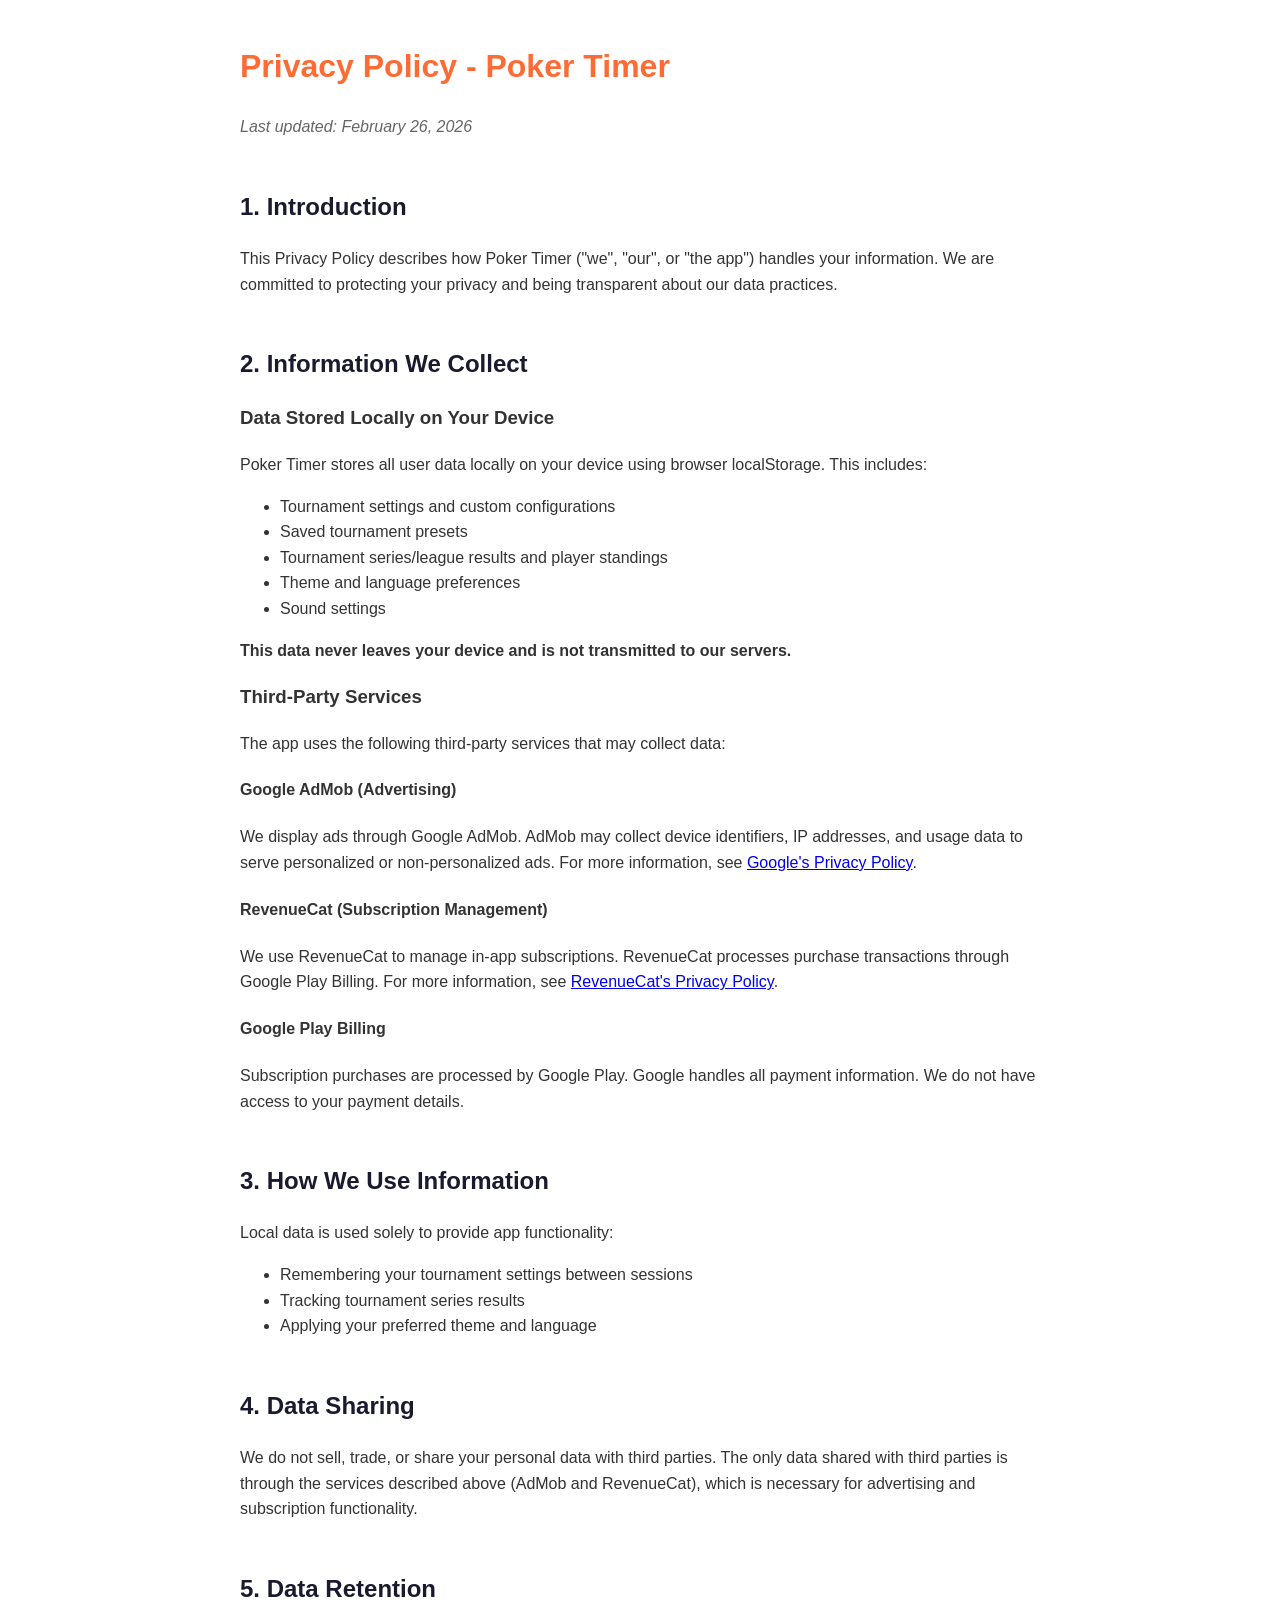
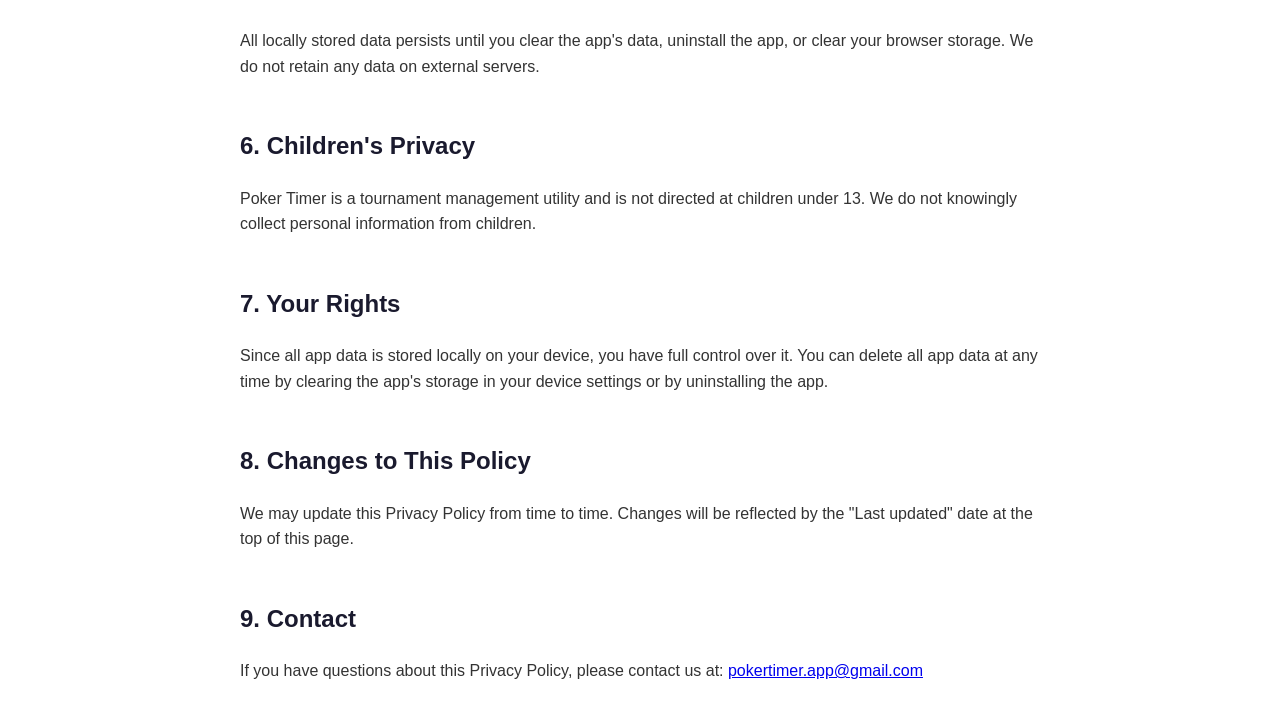
<file: index.html>
<!DOCTYPE html>
<html lang="en">
<head>
    <meta charset="UTF-8">
    <meta name="viewport" content="width=device-width, initial-scale=1.0">
    <title>Poker Timer - Privacy Policy</title>
    <style>
        body { font-family: -apple-system, BlinkMacSystemFont, 'Segoe UI', Roboto, sans-serif; max-width: 800px; margin: 0 auto; padding: 20px; line-height: 1.6; color: #333; }
        h1 { color: #FF6B35; }
        h2 { color: #1a1a2e; margin-top: 2em; }
        .date { color: #666; font-style: italic; }
    </style>
</head>
<body>
    <h1>Privacy Policy - Poker Timer</h1>
    <p class="date">Last updated: February 26, 2026</p>

    <h2>1. Introduction</h2>
    <p>This Privacy Policy describes how Poker Timer ("we", "our", or "the app") handles your information. We are committed to protecting your privacy and being transparent about our data practices.</p>

    <h2>2. Information We Collect</h2>
    <h3>Data Stored Locally on Your Device</h3>
    <p>Poker Timer stores all user data locally on your device using browser localStorage. This includes:</p>
    <ul>
        <li>Tournament settings and custom configurations</li>
        <li>Saved tournament presets</li>
        <li>Tournament series/league results and player standings</li>
        <li>Theme and language preferences</li>
        <li>Sound settings</li>
    </ul>
    <p><strong>This data never leaves your device and is not transmitted to our servers.</strong></p>

    <h3>Third-Party Services</h3>
    <p>The app uses the following third-party services that may collect data:</p>

    <h4>Google AdMob (Advertising)</h4>
    <p>We display ads through Google AdMob. AdMob may collect device identifiers, IP addresses, and usage data to serve personalized or non-personalized ads. For more information, see <a href="https://policies.google.com/privacy">Google's Privacy Policy</a>.</p>

    <h4>RevenueCat (Subscription Management)</h4>
    <p>We use RevenueCat to manage in-app subscriptions. RevenueCat processes purchase transactions through Google Play Billing. For more information, see <a href="https://www.revenuecat.com/privacy">RevenueCat's Privacy Policy</a>.</p>

    <h4>Google Play Billing</h4>
    <p>Subscription purchases are processed by Google Play. Google handles all payment information. We do not have access to your payment details.</p>

    <h2>3. How We Use Information</h2>
    <p>Local data is used solely to provide app functionality:</p>
    <ul>
        <li>Remembering your tournament settings between sessions</li>
        <li>Tracking tournament series results</li>
        <li>Applying your preferred theme and language</li>
    </ul>

    <h2>4. Data Sharing</h2>
    <p>We do not sell, trade, or share your personal data with third parties. The only data shared with third parties is through the services described above (AdMob and RevenueCat), which is necessary for advertising and subscription functionality.</p>

    <h2>5. Data Retention</h2>
    <p>All locally stored data persists until you clear the app's data, uninstall the app, or clear your browser storage. We do not retain any data on external servers.</p>

    <h2>6. Children's Privacy</h2>
    <p>Poker Timer is a tournament management utility and is not directed at children under 13. We do not knowingly collect personal information from children.</p>

    <h2>7. Your Rights</h2>
    <p>Since all app data is stored locally on your device, you have full control over it. You can delete all app data at any time by clearing the app's storage in your device settings or by uninstalling the app.</p>

    <h2>8. Changes to This Policy</h2>
    <p>We may update this Privacy Policy from time to time. Changes will be reflected by the "Last updated" date at the top of this page.</p>

    <h2>9. Contact</h2>
    <p>If you have questions about this Privacy Policy, please contact us at: <a href="mailto:pokertimer.app@gmail.com">pokertimer.app@gmail.com</a></p>
</body>
</html>
</file>
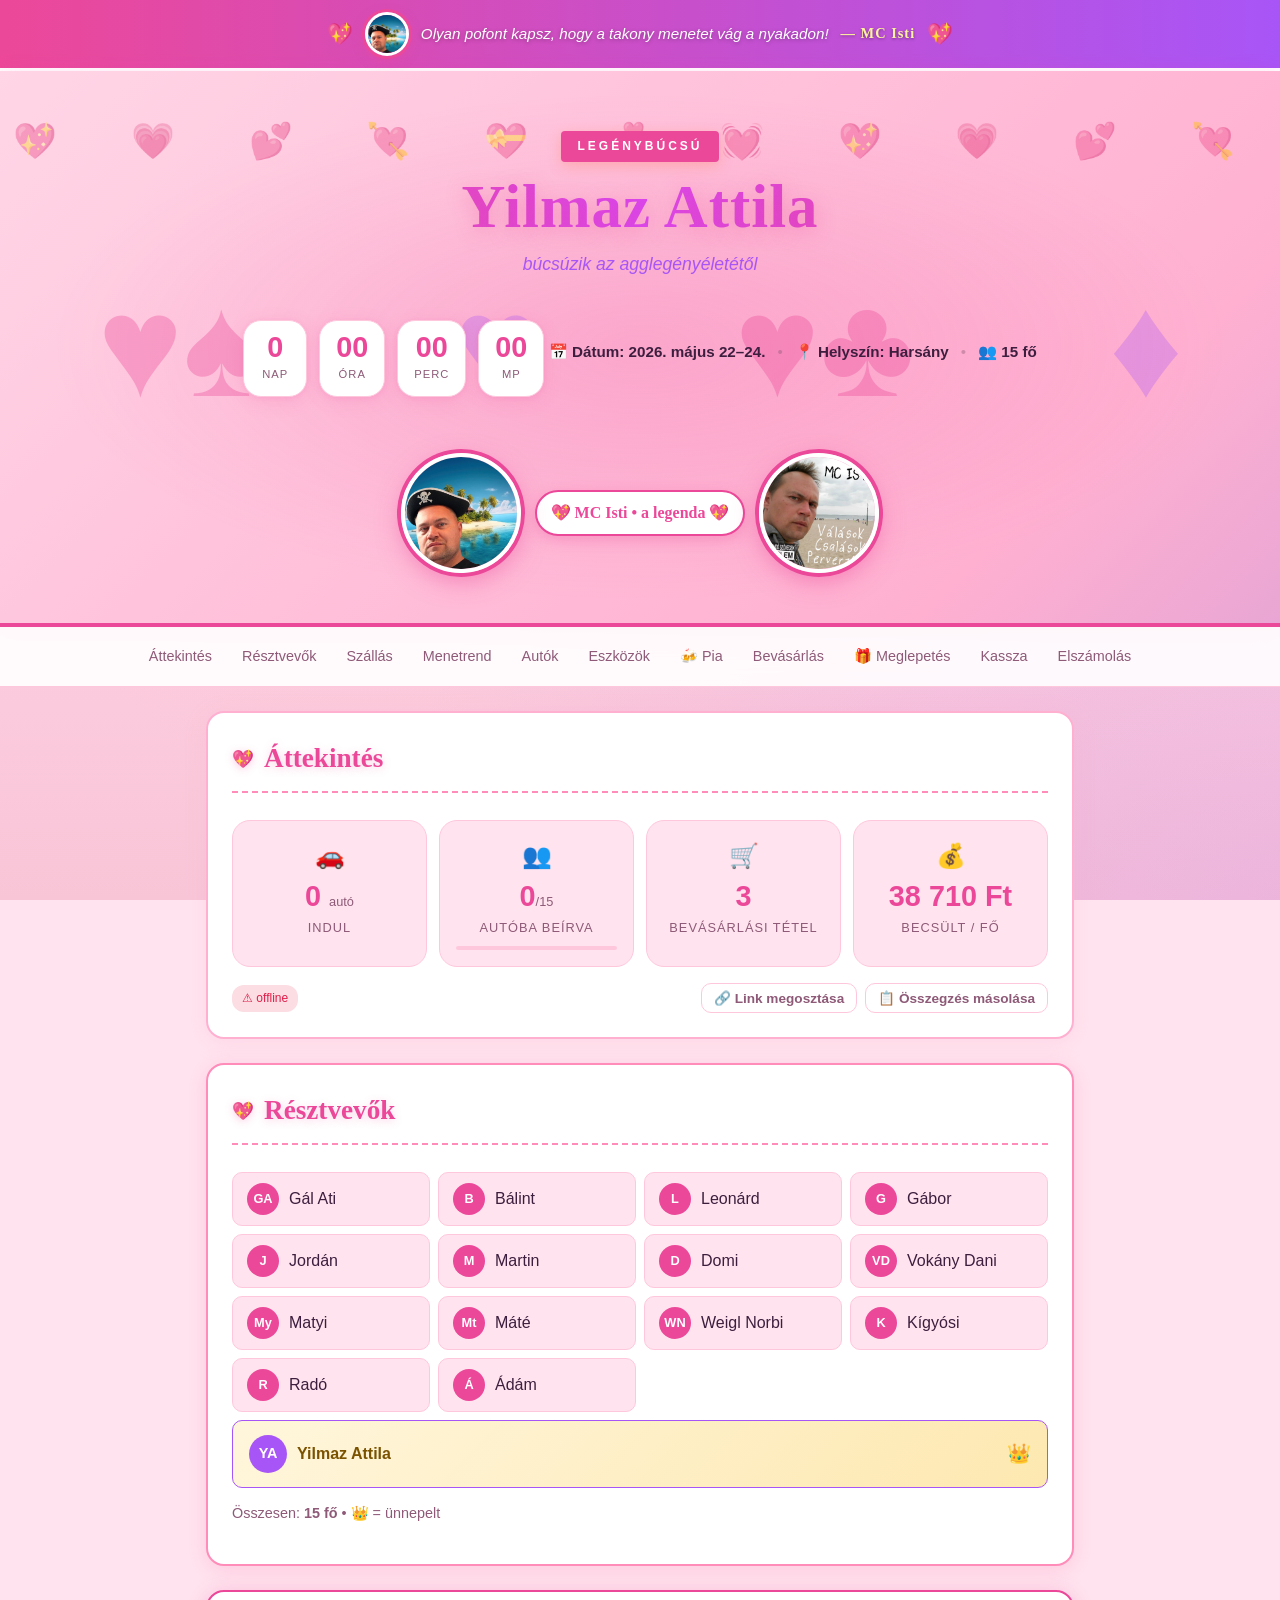
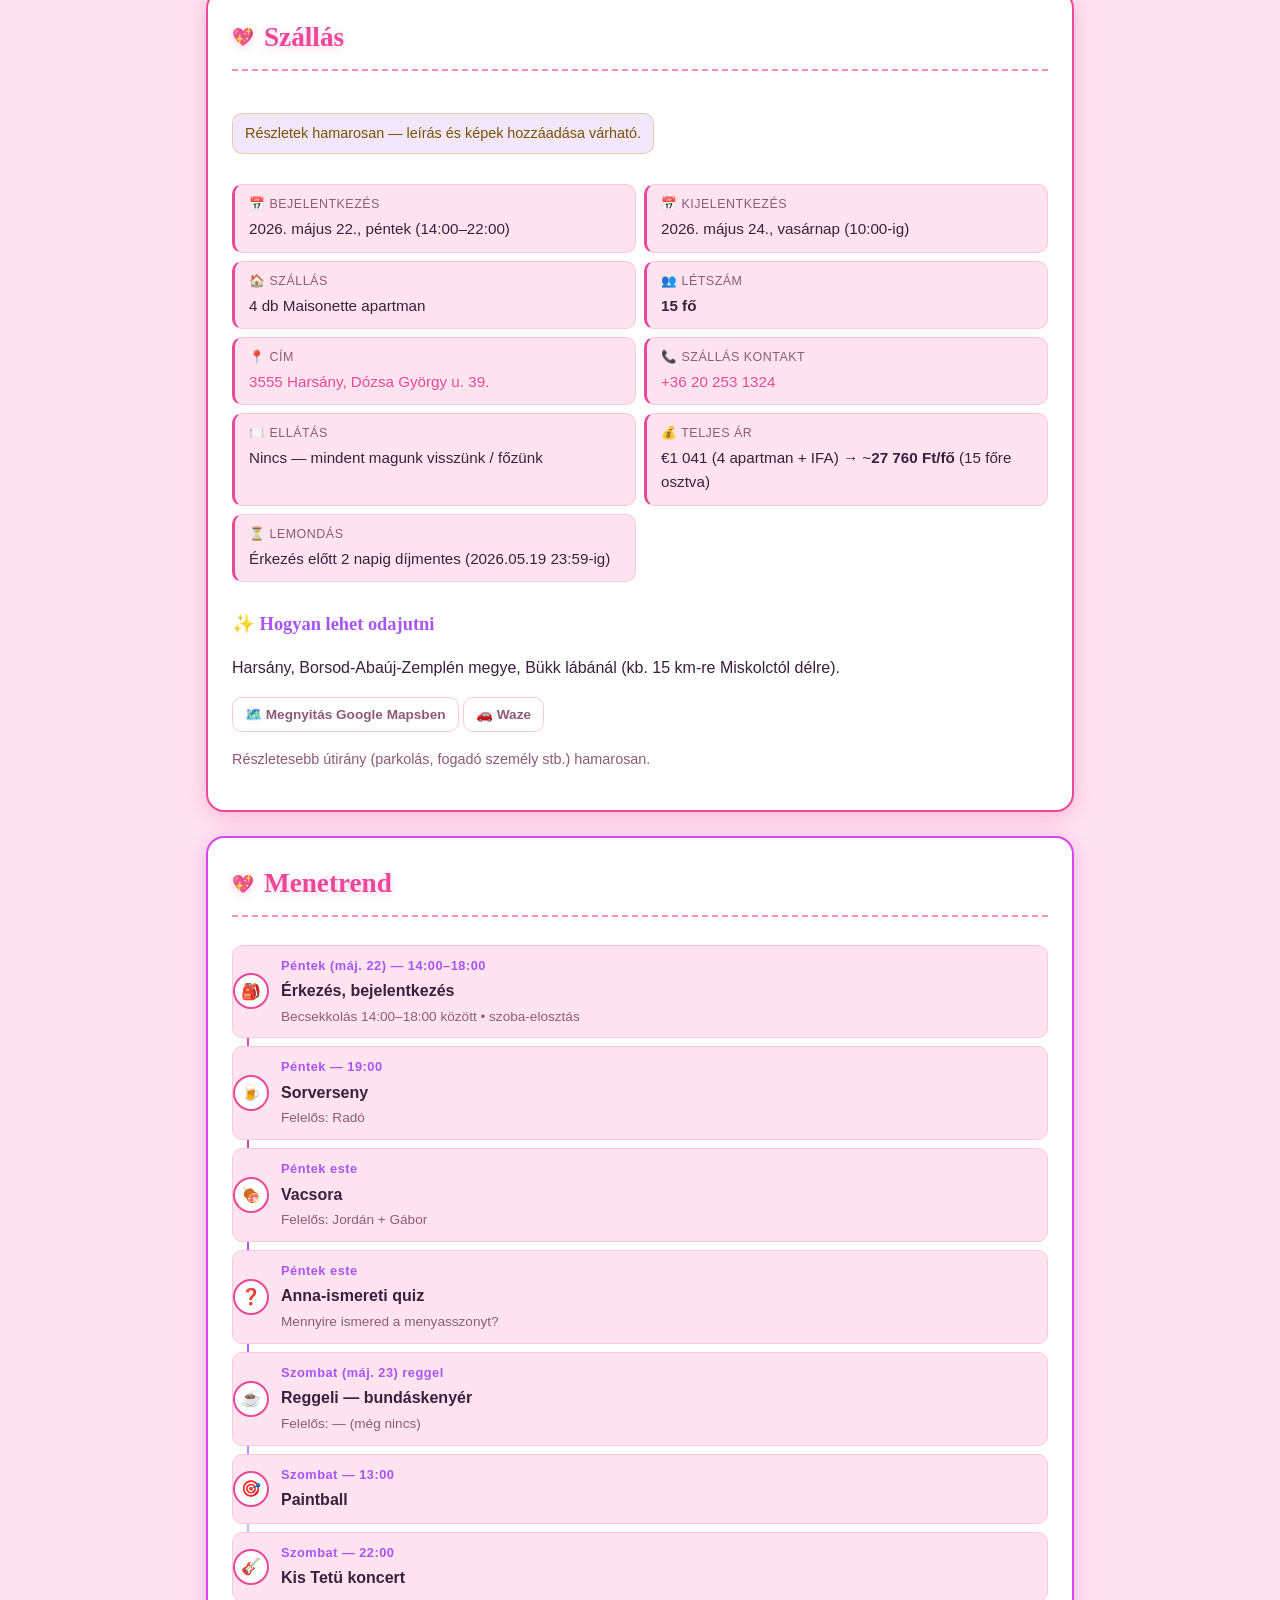
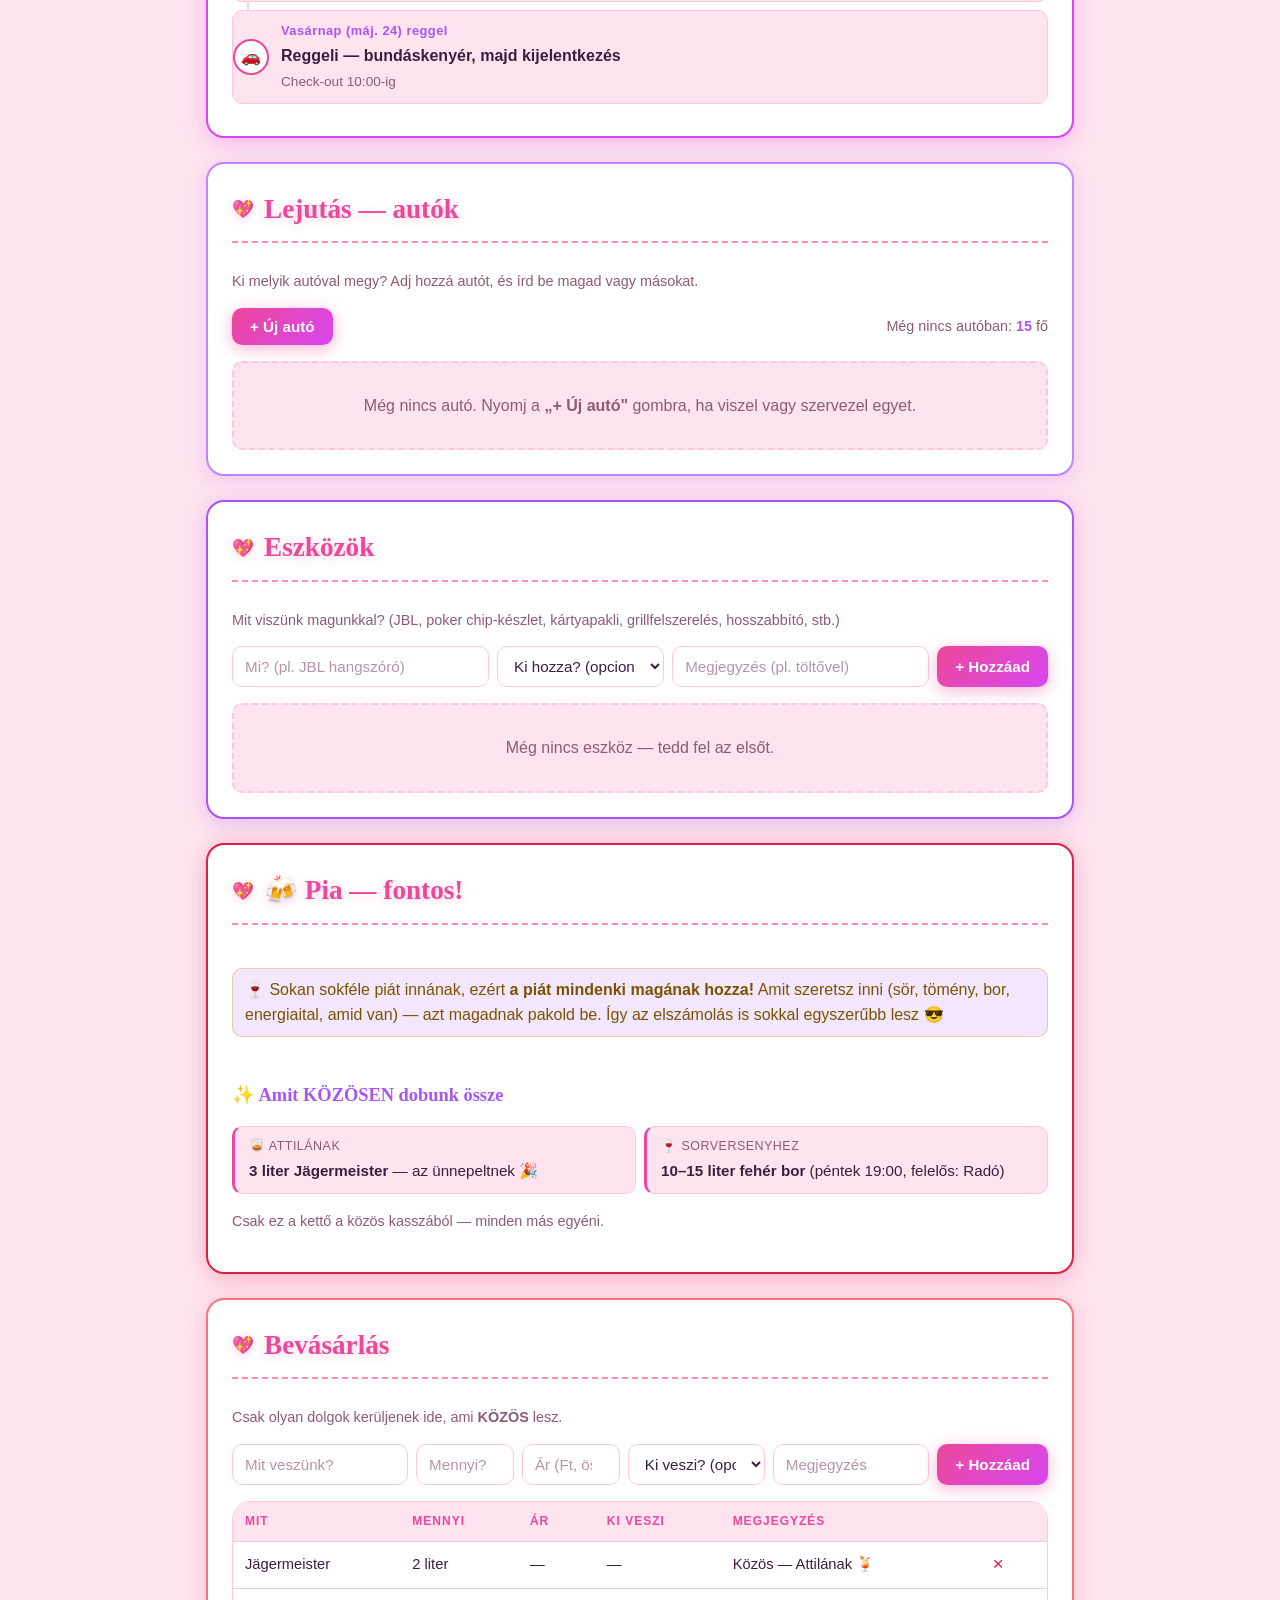
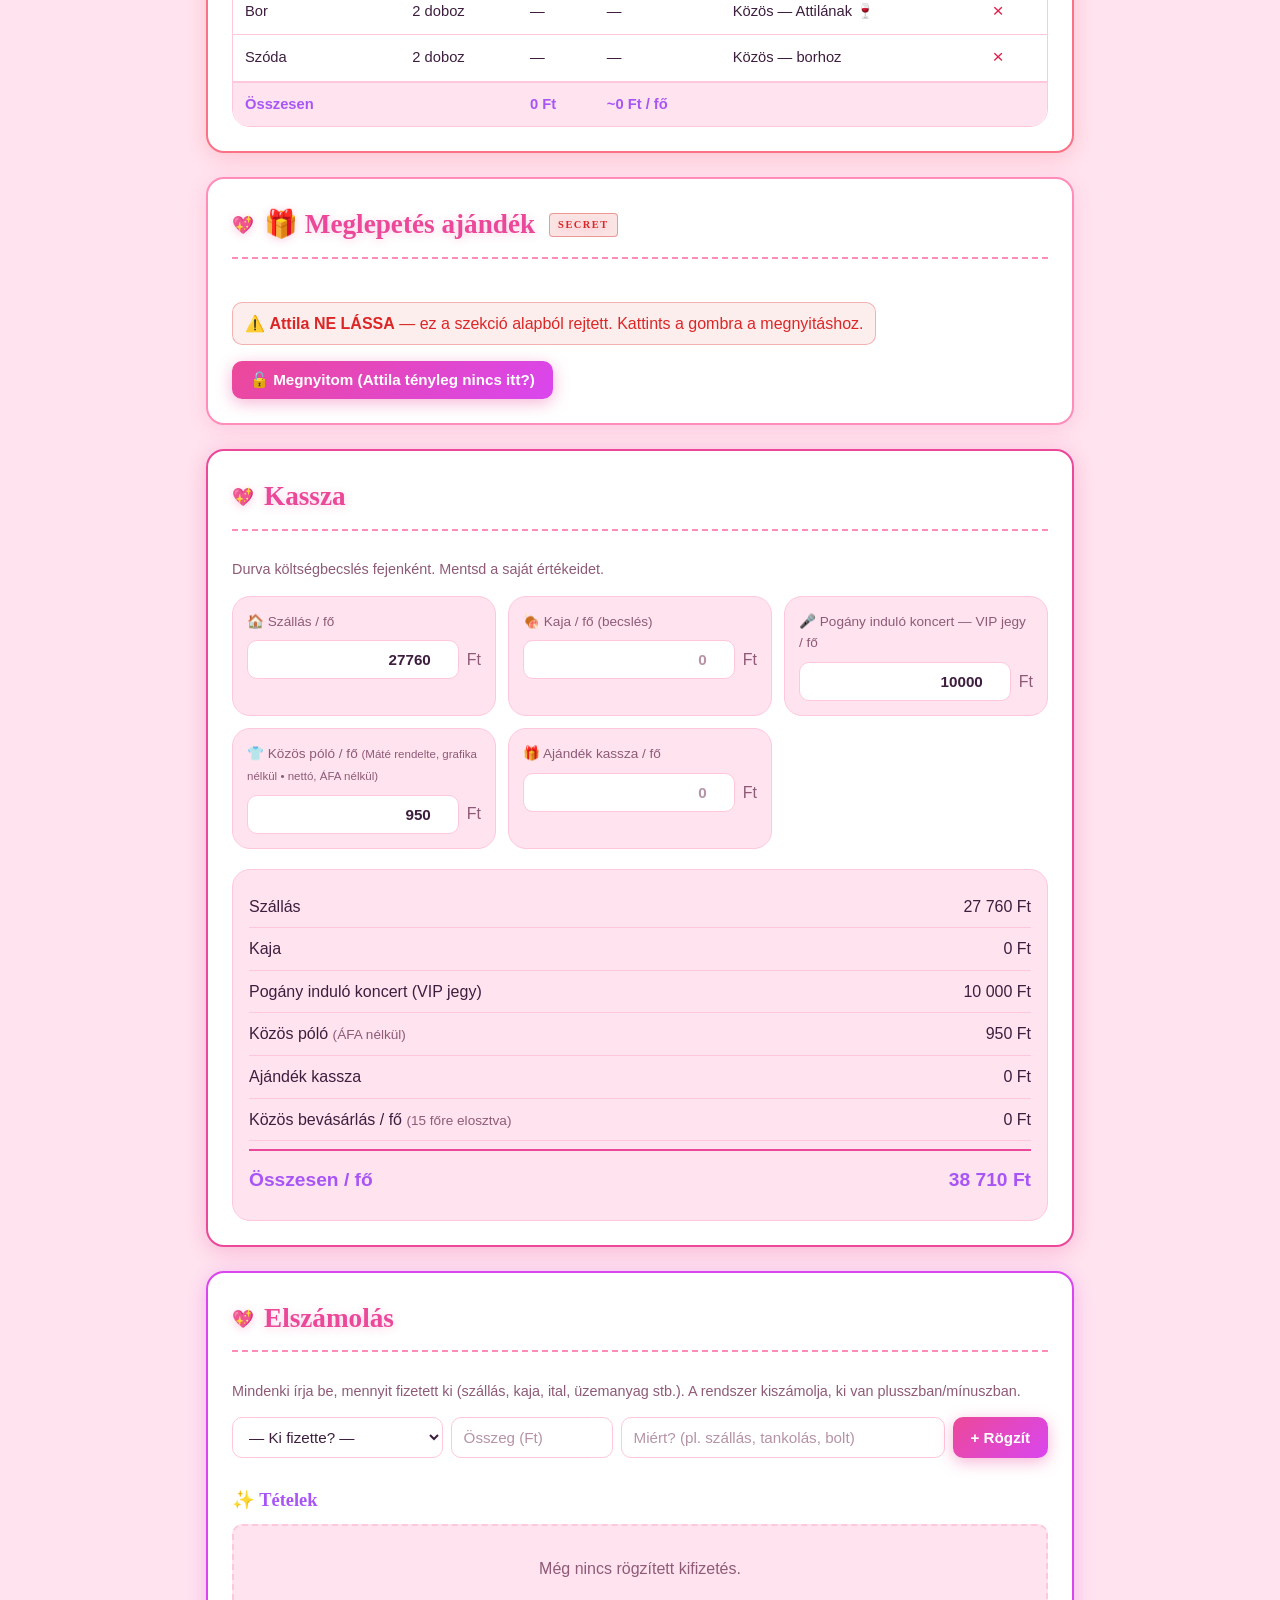
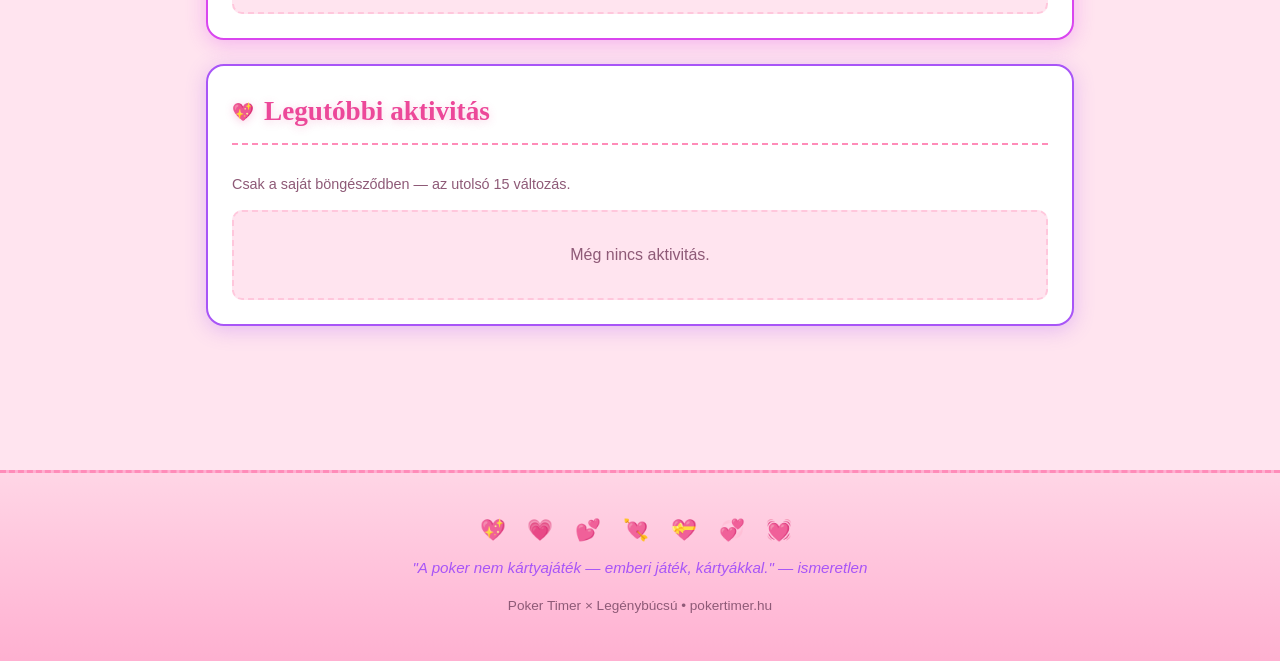
<file: legenybucsu/index.html>
<!DOCTYPE html>
<html lang="hu">
<head>
    <meta charset="UTF-8">
    <meta name="viewport" content="width=device-width, initial-scale=1.0">
    <meta name="robots" content="noindex, nofollow">
    <meta name="theme-color" content="#0f1419">
    <title>Yilmaz Attila legénybúcsúja</title>
    <link rel="stylesheet" href="styles.css">
    <link rel="icon" href="data:image/svg+xml,%3Csvg xmlns='http://www.w3.org/2000/svg' viewBox='0 0 100 100'%3E%3Ctext y='.9em' font-size='90'%3E♠%3C/text%3E%3C/svg%3E">
</head>
<body>

<div class="quote-ticker" id="quoteTicker" aria-live="polite">
    <img class="quote-ticker-avatar" id="quoteTickerAvatar" src="images/mc-isti-1.jpg" alt="MC Isti" onerror="this.style.display='none'">
    <span class="quote-ticker-text" id="quoteTickerText">…</span>
    <span class="quote-ticker-author">— MC Isti</span>
</div>

<header class="hero">
    <div class="hero-suits" aria-hidden="true">
        <span>♠</span><span>♥</span><span>♣</span><span>♦</span>
    </div>
    <div class="hero-inner">
        <div class="hero-badge">LEGÉNYBÚCSÚ</div>
        <h1>Yilmaz Attila</h1>
        <p class="hero-subtitle">búcsúzik az agglegényéletétől</p>

        <div class="countdown" id="countdown" style="display:none;">
            <div class="countdown-item"><span class="countdown-value" id="cdDays">—</span><span class="countdown-label">nap</span></div>
            <div class="countdown-item"><span class="countdown-value" id="cdHours">—</span><span class="countdown-label">óra</span></div>
            <div class="countdown-item"><span class="countdown-value" id="cdMinutes">—</span><span class="countdown-label">perc</span></div>
            <div class="countdown-item"><span class="countdown-value" id="cdSeconds">—</span><span class="countdown-label">mp</span></div>
        </div>

        <div class="hero-meta">
            <span id="dateLabel">📅 <strong>Dátum: TBD</strong></span>
            <span class="dot">•</span>
            <span id="placeLabel">📍 <strong>Helyszín: TBD</strong></span>
            <span class="dot">•</span>
            <span>👥 <strong>15 fő</strong></span>
        </div>

        <div class="mc-isti-gallery">
            <img src="images/mc-isti-1.jpg" alt="MC Isti" class="mc-isti-photo" onerror="this.style.display='none'">
            <div class="mc-isti-caption">💖 MC Isti • a legenda 💖</div>
            <img src="images/mc-isti-2.jpg" alt="MC Isti" class="mc-isti-photo" onerror="this.style.display='none'">
        </div>
    </div>
</header>

<nav class="main-nav">
    <a href="#dashboard">Áttekintés</a>
    <a href="#reszvevok">Résztvevők</a>
    <a href="#szallas">Szállás</a>
    <a href="#menetrend">Menetrend</a>
    <a href="#lejutas">Autók</a>
    <a href="#eszkozok">Eszközök</a>
    <a href="#pia">🍻 Pia</a>
    <a href="#bevasarlas">Bevásárlás</a>
    <a href="#meglepetes">🎁 Meglepetés</a>
    <a href="#koltsegek">Kassza</a>
    <a href="#elszamolas">Elszámolás</a>
</nav>

<main>

<!-- DASHBOARD -->
<section id="dashboard" class="card dashboard">
    <h2>Áttekintés</h2>
    <div class="stat-grid">
        <div class="stat-item">
            <div class="stat-icon">🚗</div>
            <div class="stat-value"><span id="statCars">0</span> <span class="stat-sub">autó</span></div>
            <div class="stat-label">indul</div>
        </div>
        <div class="stat-item">
            <div class="stat-icon">👥</div>
            <div class="stat-value"><span id="statAssigned">0</span><span class="stat-sub">/15</span></div>
            <div class="stat-label">autóba beírva</div>
            <div class="progress-bar"><div class="progress-fill" id="assignedProgress"></div></div>
        </div>
        <div class="stat-item">
            <div class="stat-icon">🛒</div>
            <div class="stat-value"><span id="statShopItems">0</span></div>
            <div class="stat-label">bevásárlási tétel</div>
        </div>
        <div class="stat-item">
            <div class="stat-icon">💰</div>
            <div class="stat-value"><span id="statCostPerPerson">0</span> Ft</div>
            <div class="stat-label">becsült / fő</div>
        </div>
    </div>
    <div class="quick-actions">
        <span class="sync-status" id="syncStatus" title="Közös szerver-szinkron állapota">…</span>
        <button class="btn btn-ghost btn-sm" id="btnShare">🔗 Link megosztása</button>
        <button class="btn btn-ghost btn-sm" id="btnExport">📋 Összegzés másolása</button>
    </div>
</section>

<!-- RÉSZTVEVŐK -->
<section id="reszvevok" class="card">
    <h2>Résztvevők</h2>
    <ul class="participants" id="participantsList"></ul>
    <p class="muted">Összesen: <strong>15 fő</strong> • 👑 = ünnepelt</p>
</section>

<!-- SZÁLLÁS -->
<section id="szallas" class="card">
    <h2>Szállás</h2>
    <p class="muted placeholder-note">Részletek hamarosan — leírás és képek hozzáadása várható.</p>

    <div class="szallas-facts">
        <div class="fact"><span class="fact-label">📅 Bejelentkezés</span><span class="fact-value">2026. május 22., péntek (14:00–22:00)</span></div>
        <div class="fact"><span class="fact-label">📅 Kijelentkezés</span><span class="fact-value">2026. május 24., vasárnap (10:00-ig)</span></div>
        <div class="fact"><span class="fact-label">🏠 Szállás</span><span class="fact-value">4 db Maisonette apartman</span></div>
        <div class="fact"><span class="fact-label">👥 Létszám</span><span class="fact-value"><strong>15 fő</strong></span></div>
        <div class="fact"><span class="fact-label">📍 Cím</span><span class="fact-value"><a href="https://maps.google.com/?q=3555+Hars%C3%A1ny%2C+D%C3%B3zsa+Gy%C3%B6rgy+u.+39." target="_blank" rel="noopener">3555 Harsány, Dózsa György u. 39.</a></span></div>
        <div class="fact"><span class="fact-label">📞 Szállás kontakt</span><span class="fact-value"><a href="tel:+36202531324">+36 20 253 1324</a></span></div>
        <div class="fact"><span class="fact-label">🍽️ Ellátás</span><span class="fact-value">Nincs — mindent magunk visszünk / főzünk</span></div>
        <div class="fact"><span class="fact-label">💰 Teljes ár</span><span class="fact-value">€1 041 (4 apartman + IFA) → ~<strong>27 760 Ft/fő</strong> (15 főre osztva)</span></div>
        <div class="fact"><span class="fact-label">⏳ Lemondás</span><span class="fact-value">Érkezés előtt 2 napig díjmentes (2026.05.19 23:59-ig)</span></div>
    </div>

    <h3>Hogyan lehet odajutni</h3>
    <p>Harsány, Borsod-Abaúj-Zemplén megye, Bükk lábánál (kb. 15 km-re Miskolctól délre).</p>
    <p>
        <a class="btn btn-ghost btn-sm" href="https://maps.google.com/?q=3555+Hars%C3%A1ny%2C+D%C3%B3zsa+Gy%C3%B6rgy+u.+39." target="_blank" rel="noopener">🗺️ Megnyitás Google Mapsben</a>
        <a class="btn btn-ghost btn-sm" href="https://waze.com/ul?q=3555%20Hars%C3%A1ny%2C%20D%C3%B3zsa%20Gy%C3%B6rgy%20u.%2039." target="_blank" rel="noopener">🚗 Waze</a>
    </p>
    <p class="muted">Részletesebb útirány (parkolás, fogadó személy stb.) hamarosan.</p>
</section>

<!-- MENETREND -->
<section id="menetrend" class="card">
    <h2>Menetrend</h2>
    <ol class="timeline" id="timelineList"></ol>
</section>

<!-- LEJUTÁS / AUTÓK -->
<section id="lejutas" class="card">
    <h2>Lejutás — autók</h2>
    <p class="muted">Ki melyik autóval megy? Adj hozzá autót, és írd be magad vagy másokat.</p>

    <div class="toolbar">
        <button class="btn btn-primary" id="btnAddCar">+ Új autó</button>
        <span class="stat">Még nincs autóban: <strong id="unassignedCount">15</strong> fő</span>
    </div>

    <div id="unassignedList" class="unassigned-list" style="display:none;"></div>

    <div id="carsContainer" class="cars-grid"></div>

    <div class="empty-state" id="carsEmpty" style="display:none;">
        Még nincs autó. Nyomj a <strong>„+ Új autó"</strong> gombra, ha viszel vagy szervezel egyet.
    </div>
</section>

<!-- ESZKÖZÖK -->
<section id="eszkozok" class="card">
    <h2>Eszközök</h2>
    <p class="muted">Mit viszünk magunkkal? (JBL, poker chip-készlet, kártyapakli, grillfelszerelés, hosszabbító, stb.)</p>

    <form class="eszkoz-form" id="eszkozForm">
        <input type="text" id="eszkozName" placeholder="Mi? (pl. JBL hangszóró)" required>
        <select id="eszkozBringer">
            <option value="">Ki hozza? (opcionális)</option>
        </select>
        <input type="text" id="eszkozNote" placeholder="Megjegyzés (pl. töltővel)">
        <button class="btn btn-primary" type="submit">+ Hozzáad</button>
    </form>

    <ul class="eszkoz-list" id="eszkozList"></ul>
    <div class="empty-state" id="eszkozEmpty">Még nincs eszköz — tedd fel az elsőt.</div>
</section>

<!-- PIA DISCLAIMER -->
<section id="pia" class="card">
    <h2>🍻 Pia — fontos!</h2>
    <p class="placeholder-note">
        🍷 Sokan sokféle piát innának, ezért <strong>a piát mindenki magának hozza!</strong>
        Amit szeretsz inni (sör, tömény, bor, energiaital, amid van) — azt magadnak pakold be.
        Így az elszámolás is sokkal egyszerűbb lesz 😎
    </p>

    <h3>Amit KÖZÖSEN dobunk össze</h3>
    <div class="szallas-facts">
        <div class="fact">
            <span class="fact-label">🥃 Attilának</span>
            <span class="fact-value"><strong>3 liter Jägermeister</strong> — az ünnepeltnek 🎉</span>
        </div>
        <div class="fact">
            <span class="fact-label">🍷 Sorversenyhez</span>
            <span class="fact-value"><strong>10–15 liter fehér bor</strong> (péntek 19:00, felelős: Radó)</span>
        </div>
    </div>
    <p class="muted">Csak ez a kettő a közös kasszából — minden más egyéni.</p>
</section>

<!-- BEVÁSÁRLÁS -->
<section id="bevasarlas" class="card">
    <h2>Bevásárlás</h2>
    <p class="muted">Csak olyan dolgok kerüljenek ide, ami <strong>KÖZÖS</strong> lesz.</p>

    <form class="shopping-form" id="shoppingForm">
        <input type="text" id="shopItem" placeholder="Mit veszünk?" required>
        <input type="text" id="shopQty" placeholder="Mennyi?" required>
        <input type="number" id="shopPrice" placeholder="Ár (Ft, összesen)" min="0" step="100">
        <select id="shopBuyer">
            <option value="">Ki veszi? (opcionális)</option>
        </select>
        <input type="text" id="shopNote" placeholder="Megjegyzés">
        <button class="btn btn-primary" type="submit">+ Hozzáad</button>
    </form>

    <div class="shopping-wrapper">
        <table class="shopping-table" id="shoppingTable">
            <thead>
                <tr>
                    <th>Mit</th>
                    <th>Mennyi</th>
                    <th>Ár</th>
                    <th>Ki veszi</th>
                    <th>Megjegyzés</th>
                    <th></th>
                </tr>
            </thead>
            <tbody id="shoppingTbody"></tbody>
            <tfoot id="shoppingTfoot"></tfoot>
        </table>
    </div>

    <div class="empty-state" id="shoppingEmpty">Még nincs tétel a listán.</div>
</section>

<!-- MEGLEPETÉS / AJÁNDÉK -->
<section id="meglepetes" class="card meglepetes-locked">
    <h2>🎁 Meglepetés ajándék <span class="pending-badge" style="background:rgba(220,38,38,0.12);color:#dc2626;border-color:rgba(220,38,38,0.4);">SECRET</span></h2>
    <p class="placeholder-note" style="color:#dc2626; background:rgba(220,38,38,0.08); border-color:rgba(220,38,38,0.3);">
        ⚠️ <strong>Attila NE LÁSSA</strong> — ez a szekció alapból rejtett. Kattints a gombra a megnyitáshoz.
    </p>

    <div class="meglepetes-content" id="meglepetesContent">
        <p class="muted">Ki mit hoz / mit vállal az ünnepelt meglepetésére, és ki mennyivel száll be a közös ajándékba.</p>

        <form class="meglepetes-form" id="meglepetesForm">
            <input type="text" id="meglepetesWhat" placeholder="Mi? (pl. gravírozott whisky üveg)" required>
            <select id="meglepetesWho">
                <option value="">Ki hozza / vállalja?</option>
            </select>
            <input type="number" id="meglepetesAmount" placeholder="Hozzájárulás (Ft)" min="0" step="500">
            <input type="text" id="meglepetesNote" placeholder="Megjegyzés">
            <button class="btn btn-primary" type="submit">+ Hozzáad</button>
        </form>

        <ul class="meglepetes-list" id="meglepetesList"></ul>
        <div class="empty-state" id="meglepetesEmpty">Még semmi — tedd fel az első ötletet.</div>
        <div class="meglepetes-total" id="meglepetesTotal"></div>
    </div>

    <button class="btn btn-ghost" id="btnMeglepetesLock">🔒 Bezárom</button>
    <button class="btn btn-primary" id="btnMeglepetesUnlock">🔓 Megnyitom (Attila tényleg nincs itt?)</button>
</section>

<!-- KÖLTSÉGEK / KASSZA -->
<section id="koltsegek" class="card">
    <h2>Kassza</h2>
    <p class="muted">Durva költségbecslés fejenként. Mentsd a saját értékeidet.</p>

    <div class="cost-inputs">
        <label class="cost-input">
            <span class="cost-label">🏠 Szállás / fő</span>
            <div class="cost-input-row">
                <input type="number" id="costAccommodation" min="0" step="1000" placeholder="0">
                <span>Ft</span>
            </div>
        </label>
        <label class="cost-input">
            <span class="cost-label">🍖 Kaja / fő (becslés)</span>
            <div class="cost-input-row">
                <input type="number" id="costFood" min="0" step="500" placeholder="0">
                <span>Ft</span>
            </div>
        </label>
        <label class="cost-input">
            <span class="cost-label">🎤 Pogány induló koncert — VIP jegy / fő</span>
            <div class="cost-input-row">
                <input type="number" id="costConcert" min="0" step="500" placeholder="10000">
                <span>Ft</span>
            </div>
        </label>
        <label class="cost-input">
            <span class="cost-label">👕 Közös póló / fő <span class="muted-inline">(Máté rendelte, grafika nélkül • nettó, ÁFA nélkül)</span></span>
            <div class="cost-input-row">
                <input type="number" id="costTshirt" min="0" step="50" placeholder="950">
                <span>Ft</span>
            </div>
        </label>
        <label class="cost-input">
            <span class="cost-label">🎁 Ajándék kassza / fő</span>
            <div class="cost-input-row">
                <input type="number" id="costGift" min="0" step="500" placeholder="0">
                <span>Ft</span>
            </div>
        </label>
    </div>

    <div class="cost-breakdown" id="costBreakdown">
        <div class="cost-row"><span>Szállás</span><span id="cbAccommodation">0 Ft</span></div>
        <div class="cost-row"><span>Kaja</span><span id="cbFood">0 Ft</span></div>
        <div class="cost-row"><span>Pogány induló koncert (VIP jegy)</span><span id="cbConcert">0 Ft</span></div>
        <div class="cost-row"><span>Közös póló <span class="muted-inline">(ÁFA nélkül)</span></span><span id="cbTshirt">0 Ft</span></div>
        <div class="cost-row"><span>Ajándék kassza</span><span id="cbGift">0 Ft</span></div>
        <div class="cost-row"><span>Közös bevásárlás / fő <span class="muted-inline">(15 főre elosztva)</span></span><span id="cbShopping">0 Ft</span></div>
        <div class="cost-row cost-total"><span>Összesen / fő</span><span id="cbTotal">0 Ft</span></div>
    </div>
</section>

<!-- ELSZÁMOLÁS -->
<section id="elszamolas" class="card">
    <h2>Elszámolás</h2>
    <p class="muted">Mindenki írja be, mennyit fizetett ki (szállás, kaja, ital, üzemanyag stb.). A rendszer kiszámolja, ki van plusszban/mínuszban.</p>

    <form class="payment-form" id="paymentForm">
        <select id="payWho" required>
            <option value="">— Ki fizette? —</option>
        </select>
        <input type="number" id="payAmount" placeholder="Összeg (Ft)" min="0" step="100" required>
        <input type="text" id="payDesc" placeholder="Miért? (pl. szállás, tankolás, bolt)" required>
        <button class="btn btn-primary" type="submit">+ Rögzít</button>
    </form>

    <div class="payment-summary" id="paymentSummary"></div>

    <h3>Tételek</h3>
    <ul class="payment-list" id="paymentList"></ul>
    <div class="empty-state" id="paymentEmpty">Még nincs rögzített kifizetés.</div>
</section>

<!-- AKTIVITÁS -->
<section id="aktivitas" class="card">
    <h2>Legutóbbi aktivitás</h2>
    <p class="muted">Csak a saját böngésződben — az utolsó 15 változás.</p>
    <ul class="activity-list" id="activityList"></ul>
    <div class="empty-state" id="activityEmpty">Még nincs aktivitás.</div>
</section>

</main>

<footer class="site-footer">
    <p class="quote" id="pokerQuote">"…"</p>
    <p>Poker Timer × Legénybúcsú • <a href="https://pokertimer.hu">pokertimer.hu</a></p>
</footer>

<button class="fab" id="scrollTopBtn" aria-label="Fel">↑</button>

<!-- CAR MODAL -->
<div class="modal-backdrop" id="modalBackdrop">
    <div class="modal" id="carModal">
        <h3 id="carModalTitle">Új autó</h3>
        <form id="carForm">
            <label>Sofőr
                <select id="carDriver" required></select>
            </label>
            <label>Férőhely (sofőrrel együtt)
                <input type="number" id="carSeats" min="2" max="9" value="5" required>
            </label>
            <label>Indulás helye
                <input type="text" id="carFrom" placeholder="pl. Budapest, Deák tér">
            </label>
            <label>Indulási időpont
                <input type="text" id="carDeparture" placeholder="pl. péntek 15:00">
            </label>
            <label>Megjegyzés
                <input type="text" id="carNote" placeholder="pl. sörrel, hangosan">
            </label>
            <div class="modal-actions">
                <button type="button" class="btn btn-ghost" id="carCancel">Mégse</button>
                <button type="submit" class="btn btn-primary">Mentés</button>
            </div>
        </form>
    </div>
</div>

<div class="toast" id="toast" role="status" aria-live="polite"></div>

<script src="app.js"></script>
</body>
</html>
</file>
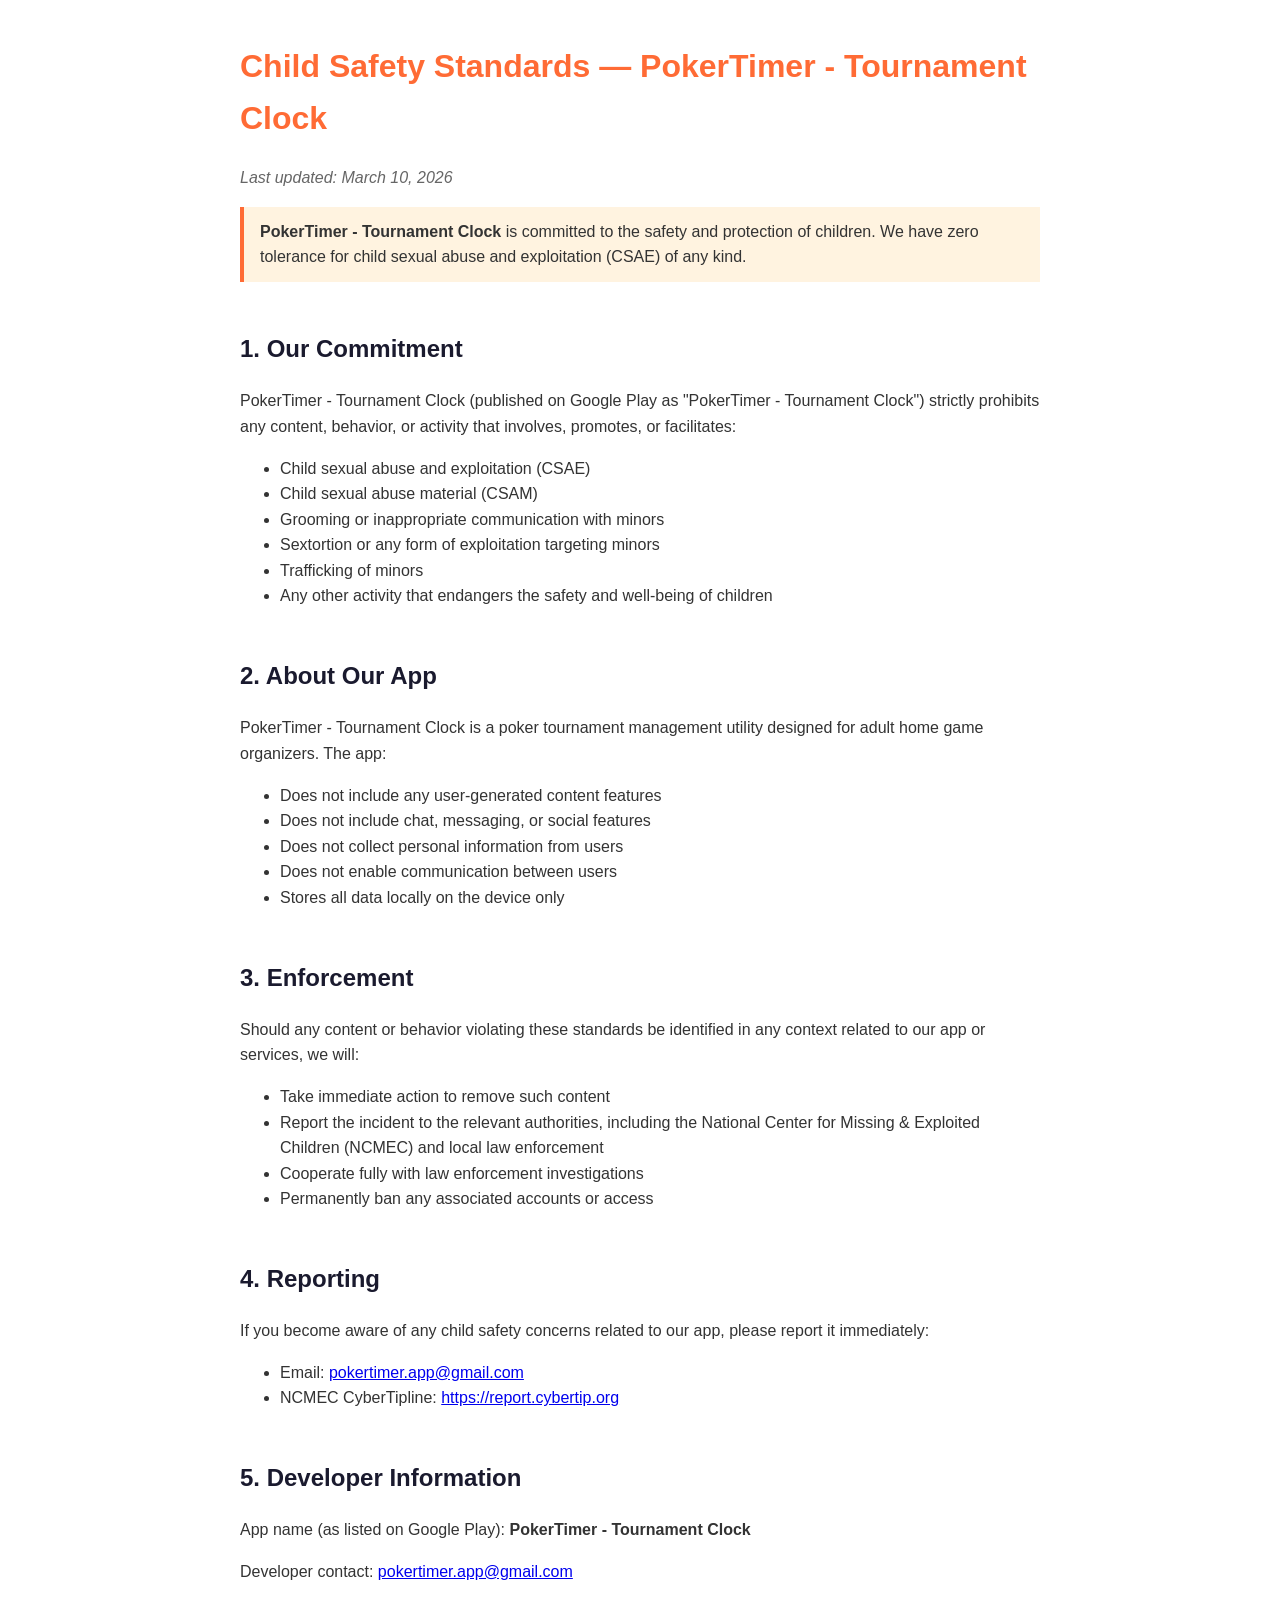
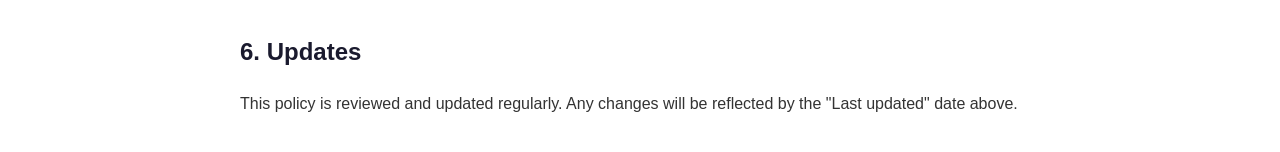
<file: child-safety-policy.html>
<!DOCTYPE html>
<html lang="en">
<head>
    <meta charset="UTF-8">
    <meta name="viewport" content="width=device-width, initial-scale=1.0">
    <title>PokerTimer - Tournament Clock — Child Safety Standards</title>
    <style>
        body { font-family: -apple-system, BlinkMacSystemFont, 'Segoe UI', Roboto, sans-serif; max-width: 800px; margin: 0 auto; padding: 20px; line-height: 1.6; color: #333; }
        h1 { color: #FF6B35; }
        h2 { color: #1a1a2e; margin-top: 2em; }
        .date { color: #666; font-style: italic; }
        .highlight { background: #fff3e0; border-left: 4px solid #FF6B35; padding: 12px 16px; margin: 16px 0; }
    </style>
</head>
<body>
    <h1>Child Safety Standards — PokerTimer - Tournament Clock</h1>
    <p class="date">Last updated: March 10, 2026</p>

    <div class="highlight">
        <strong>PokerTimer - Tournament Clock</strong> is committed to the safety and protection of children. We have zero tolerance for child sexual abuse and exploitation (CSAE) of any kind.
    </div>

    <h2>1. Our Commitment</h2>
    <p>PokerTimer - Tournament Clock (published on Google Play as "PokerTimer - Tournament Clock") strictly prohibits any content, behavior, or activity that involves, promotes, or facilitates:</p>
    <ul>
        <li>Child sexual abuse and exploitation (CSAE)</li>
        <li>Child sexual abuse material (CSAM)</li>
        <li>Grooming or inappropriate communication with minors</li>
        <li>Sextortion or any form of exploitation targeting minors</li>
        <li>Trafficking of minors</li>
        <li>Any other activity that endangers the safety and well-being of children</li>
    </ul>

    <h2>2. About Our App</h2>
    <p>PokerTimer - Tournament Clock is a poker tournament management utility designed for adult home game organizers. The app:</p>
    <ul>
        <li>Does not include any user-generated content features</li>
        <li>Does not include chat, messaging, or social features</li>
        <li>Does not collect personal information from users</li>
        <li>Does not enable communication between users</li>
        <li>Stores all data locally on the device only</li>
    </ul>

    <h2>3. Enforcement</h2>
    <p>Should any content or behavior violating these standards be identified in any context related to our app or services, we will:</p>
    <ul>
        <li>Take immediate action to remove such content</li>
        <li>Report the incident to the relevant authorities, including the National Center for Missing & Exploited Children (NCMEC) and local law enforcement</li>
        <li>Cooperate fully with law enforcement investigations</li>
        <li>Permanently ban any associated accounts or access</li>
    </ul>

    <h2>4. Reporting</h2>
    <p>If you become aware of any child safety concerns related to our app, please report it immediately:</p>
    <ul>
        <li>Email: <a href="mailto:pokertimer.app@gmail.com">pokertimer.app@gmail.com</a></li>
        <li>NCMEC CyberTipline: <a href="https://report.cybertip.org">https://report.cybertip.org</a></li>
    </ul>

    <h2>5. Developer Information</h2>
    <p>App name (as listed on Google Play): <strong>PokerTimer - Tournament Clock</strong></p>
    <p>Developer contact: <a href="mailto:pokertimer.app@gmail.com">pokertimer.app@gmail.com</a></p>

    <h2>6. Updates</h2>
    <p>This policy is reviewed and updated regularly. Any changes will be reflected by the "Last updated" date above.</p>
</body>
</html>
</file>
<file: legenybucsu/styles.css>
:root {
    --bg: #ffe4ef;
    --bg-elevated: #ffffff;
    --bg-card: #ffffff;
    --border: #ffc7dc;
    --border-strong: #ff8cb9;
    --text: #3d1e3e;
    --text-muted: #8e5a77;
    --text-dim: #b693a7;
    --accent: #ec4899;
    --accent-hover: #db2777;
    --accent-soft: rgba(236, 72, 153, 0.14);
    --gold: #a855f7;
    --gold-soft: rgba(168, 85, 247, 0.14);
    --danger: #e11d48;
    --success: #22c55e;
    --radius: 18px;
    --radius-sm: 10px;
    --shadow: 0 4px 18px rgba(236, 72, 153, 0.15), 0 1px 4px rgba(236, 72, 153, 0.1);
    --shadow-lg: 0 15px 50px rgba(236, 72, 153, 0.3);
    --transition: 0.18s ease;
}

* { box-sizing: border-box; }

html { scroll-behavior: smooth; }
html, body {
    margin: 0;
    padding: 0;
    background: var(--bg);
    color: var(--text);
    font-family: -apple-system, BlinkMacSystemFont, 'Segoe UI', Roboto, sans-serif;
    font-size: 16px;
    line-height: 1.6;
    min-height: 100vh;
    -webkit-font-smoothing: antialiased;
    text-rendering: optimizeLegibility;
}

body {
    background:
        radial-gradient(ellipse at top left, rgba(236, 72, 153, 0.18), transparent 50%),
        radial-gradient(ellipse at bottom right, rgba(168, 85, 247, 0.15), transparent 50%),
        radial-gradient(ellipse at center, rgba(255, 182, 193, 0.12), transparent 70%),
        linear-gradient(180deg, #ffe4ef 0%, #ffd1e3 50%, #f8c5d7 100%);
    background-attachment: fixed;
}

/* Floating hearts background */
body::before {
    content: '♥ ♥ ♥ ♥ ♥ ♥ ♥ ♥ ♥ ♥ ♥ ♥ ♥ ♥ ♥ ♥';
    position: fixed;
    inset: 0;
    font-size: 2rem;
    color: rgba(236, 72, 153, 0.12);
    white-space: pre-wrap;
    word-spacing: 80px;
    line-height: 120px;
    padding: 20px;
    pointer-events: none;
    z-index: 0;
    animation: floatHearts 25s linear infinite;
}
@keyframes floatHearts {
    from { transform: translateY(100vh) rotate(0deg); }
    to { transform: translateY(-100vh) rotate(360deg); }
}

h2, h3 { font-family: 'Comic Sans MS', 'Chalkboard SE', 'Marker Felt', cursive; }

.hero h1 {
    font-family: 'Comic Sans MS', 'Chalkboard SE', 'Marker Felt', cursive !important;
    background: linear-gradient(90deg, #ec4899, #d946ef, #ec4899);
    -webkit-background-clip: text;
    background-clip: text;
    -webkit-text-fill-color: transparent;
    text-shadow: 0 4px 20px rgba(236, 72, 153, 0.35);
}

h1, h2, h3, h4 { margin: 0 0 0.5em; font-weight: 700; }
h2 {
    color: var(--accent);
    font-size: 1.7rem;
    border-bottom: 2px dashed var(--border-strong);
    padding-bottom: 10px;
    margin-bottom: 1em;
    display: flex;
    align-items: center;
    gap: 10px;
    text-shadow: 0 2px 8px rgba(236, 72, 153, 0.25);
}
h2::before { content: '💖'; font-size: 1.1rem; }
h3 { color: var(--gold); font-size: 1.15rem; margin-top: 1.5em; }
h3::before { content: '✨ '; }

a { color: var(--accent); text-decoration: none; transition: color var(--transition); }
a:hover { color: var(--accent-hover); text-decoration: underline; }

.muted { color: var(--text-muted); font-size: 0.9rem; }
.muted-inline { color: var(--text-muted); font-size: 0.85em; font-weight: normal; }

code {
    background: var(--bg);
    padding: 2px 6px;
    border-radius: 4px;
    font-size: 0.9em;
    color: var(--gold);
    border: 1px solid var(--border);
}

/* ---------- QUOTE TICKER (MC Isti) ---------- */
.quote-ticker {
    background: linear-gradient(90deg, #ec4899, #a855f7, #ec4899);
    background-size: 200% 100%;
    animation: shimmer 8s ease-in-out infinite;
    color: #fff;
    padding: 12px 16px;
    font-size: 0.95rem;
    text-align: center;
    display: flex;
    align-items: center;
    justify-content: center;
    gap: 12px;
    flex-wrap: wrap;
    border-bottom: 3px solid #fff;
    min-height: 50px;
    box-shadow: 0 4px 15px rgba(236, 72, 153, 0.4);
    position: relative;
    z-index: 10;
}
@keyframes shimmer {
    0%, 100% { background-position: 0% 50%; }
    50% { background-position: 100% 50%; }
}
.quote-ticker::before, .quote-ticker::after {
    content: '💖';
    font-size: 1.3rem;
    animation: pulse 1.5s ease-in-out infinite;
}
@keyframes pulse {
    0%, 100% { transform: scale(1); }
    50% { transform: scale(1.25); }
}
.quote-ticker-avatar {
    width: 44px;
    height: 44px;
    border-radius: 50%;
    object-fit: cover;
    border: 3px solid #fff;
    flex-shrink: 0;
    box-shadow: 0 0 0 3px #ec4899, 0 4px 12px rgba(236, 72, 153, 0.5);
    animation: wobble 3s ease-in-out infinite;
}
@keyframes wobble {
    0%, 100% { transform: rotate(-4deg); }
    50% { transform: rotate(4deg); }
}
.quote-ticker-text {
    font-style: italic;
    color: #fff;
    font-weight: 500;
    text-shadow: 0 1px 4px rgba(0, 0, 0, 0.3);
    transition: opacity 0.4s ease;
    max-width: 720px;
}
.quote-ticker-text.fading { opacity: 0; }
.quote-ticker-author {
    color: #fff3a0;
    font-weight: 900;
    font-size: 0.9rem;
    letter-spacing: 1px;
    flex-shrink: 0;
    text-shadow: 0 1px 3px rgba(0, 0, 0, 0.4);
    font-family: 'Comic Sans MS', cursive;
}
@media (max-width: 600px) {
    .quote-ticker { font-size: 0.85rem; padding: 8px 12px; }
}

/* ---------- PROTOTYPE BANNER ---------- */
.prototype-banner {
    background: linear-gradient(90deg, #fff4d6, #ffe9b0);
    border-bottom: 1px solid var(--gold);
    color: #7a5200;
    padding: 10px 40px 10px 16px;
    font-size: 0.85rem;
    text-align: center;
    position: relative;
}
.banner-dismiss {
    position: absolute;
    right: 12px;
    top: 50%;
    transform: translateY(-50%);
    background: transparent;
    border: none;
    color: #7a5200;
    font-size: 1.3rem;
    cursor: pointer;
    line-height: 1;
    padding: 4px 8px;
    border-radius: 4px;
    transition: background var(--transition);
}
.banner-dismiss:hover { background: rgba(122, 82, 0, 0.1); }

/* ---------- HERO ---------- */
.hero {
    background:
        radial-gradient(ellipse at center, rgba(236, 72, 153, 0.2) 0%, transparent 65%),
        linear-gradient(135deg, #ffd6e6 0%, #ffc2db 40%, #ffb0d1 80%, #e9a6d4 100%);
    border-bottom: 4px solid var(--accent);
    padding: 60px 20px 50px;
    text-align: center;
    position: relative;
    overflow: hidden;
    box-shadow: 0 4px 20px rgba(236, 72, 153, 0.2);
}
.hero::after {
    content: '💖 💗 💕 💘 💝 💞 💓 💖 💗 💕 💘';
    position: absolute;
    inset: 0;
    font-size: 2.2rem;
    letter-spacing: 2rem;
    line-height: 5rem;
    color: rgba(255, 255, 255, 0.45);
    pointer-events: none;
    user-select: none;
    white-space: pre-wrap;
    overflow: hidden;
    padding: 30px 10px;
}
.hero-suits {
    position: absolute;
    inset: 0;
    display: flex;
    justify-content: space-around;
    align-items: center;
    font-size: clamp(4rem, 15vw, 9rem);
    color: rgba(255, 255, 255, 0.25);
    pointer-events: none;
    user-select: none;
    z-index: 1;
}
.hero-suits span:nth-child(1)::before, .hero-suits span:nth-child(3)::before { content: '♥'; }
.hero-suits span:nth-child(1), .hero-suits span:nth-child(3) { color: rgba(236, 72, 153, 0.35); }
.hero-suits span:nth-child(2), .hero-suits span:nth-child(4) { color: rgba(168, 85, 247, 0.3); }

.hero-inner { max-width: 800px; margin: 0 auto; position: relative; z-index: 1; }
.hero-badge {
    display: inline-block;
    background: var(--accent);
    color: #fff;
    font-size: 0.75rem;
    font-weight: 700;
    letter-spacing: 3px;
    padding: 6px 16px;
    border-radius: 4px;
    margin-bottom: 1em;
    box-shadow: 0 4px 14px rgba(255, 107, 53, 0.25);
}
.hero h1 {
    font-size: clamp(2rem, 7vw, 3.8rem);
    color: var(--text);
    margin: 0;
    letter-spacing: 1px;
    line-height: 1.1;
}
.hero-subtitle {
    color: var(--gold);
    font-style: italic;
    margin: 0.5em 0 1.5em;
    font-size: clamp(0.9rem, 2.5vw, 1.1rem);
}

.countdown {
    display: inline-flex;
    gap: 12px;
    margin: 1em auto 1.5em;
    flex-wrap: wrap;
    justify-content: center;
}
.countdown-item {
    background: #ffffff;
    border: 1px solid var(--border);
    border-radius: var(--radius);
    padding: 12px 16px;
    min-width: 64px;
    text-align: center;
    box-shadow: var(--shadow);
}
.countdown-value {
    display: block;
    font-size: 1.8rem;
    font-weight: 700;
    color: var(--accent);
    line-height: 1;
    font-variant-numeric: tabular-nums;
}
.countdown-label {
    display: block;
    font-size: 0.7rem;
    text-transform: uppercase;
    letter-spacing: 1px;
    color: var(--text-muted);
    margin-top: 4px;
}

.hero-meta {
    display: inline-flex;
    flex-wrap: wrap;
    gap: 8px 12px;
    align-items: center;
    color: var(--text-muted);
    font-size: 0.95rem;
    justify-content: center;
    max-width: 600px;
}
.hero-meta strong { color: var(--text); font-weight: 600; }

.mc-isti-gallery {
    margin-top: 2em;
    display: flex;
    justify-content: center;
    align-items: center;
    gap: 14px;
    flex-wrap: wrap;
    position: relative;
    z-index: 2;
}
.mc-isti-photo {
    width: 120px;
    height: 120px;
    object-fit: cover;
    border-radius: 50%;
    border: 4px solid #fff;
    box-shadow: 0 0 0 4px #ec4899, 0 8px 24px rgba(236, 72, 153, 0.5);
    transition: transform var(--transition);
}
.mc-isti-photo:nth-child(1) { transform: rotate(-4deg); }
.mc-isti-photo:nth-child(3) { transform: rotate(4deg); }
.mc-isti-photo:hover {
    transform: scale(1.08) rotate(0deg);
    box-shadow: 0 0 0 4px #d946ef, 0 12px 32px rgba(217, 70, 239, 0.6);
}
.mc-isti-caption {
    font-family: 'Comic Sans MS', cursive;
    color: var(--accent);
    font-weight: 700;
    background: #fff;
    padding: 8px 14px;
    border-radius: 50px;
    box-shadow: 0 4px 14px rgba(236, 72, 153, 0.3);
    border: 2px solid var(--accent);
    animation: wobble 3s ease-in-out infinite;
}
@media (max-width: 500px) {
    .mc-isti-photo { width: 90px; height: 90px; }
    .mc-isti-caption { font-size: 0.85rem; padding: 6px 12px; }
}
.hero-meta .dot { opacity: 0.4; }

/* ---------- NAV ---------- */
.main-nav {
    position: sticky;
    top: 0;
    background: rgba(255, 255, 255, 0.9);
    backdrop-filter: blur(12px);
    border-bottom: 1px solid var(--border);
    padding: 10px 12px;
    display: flex;
    gap: 2px;
    justify-content: center;
    flex-wrap: nowrap;
    overflow-x: auto;
    z-index: 100;
    scrollbar-width: thin;
}
.main-nav::-webkit-scrollbar { height: 3px; }
.main-nav::-webkit-scrollbar-thumb { background: var(--border); }
.main-nav a {
    color: var(--text-muted);
    padding: 8px 14px;
    border-radius: var(--radius-sm);
    font-size: 0.9rem;
    font-weight: 500;
    white-space: nowrap;
    transition: all var(--transition);
}
.main-nav a:hover {
    color: var(--text);
    background: var(--bg);
    text-decoration: none;
}

/* ---------- LAYOUT ---------- */
main {
    max-width: 900px;
    margin: 0 auto;
    padding: 24px 16px 80px;
}

.card {
    background: var(--bg-card);
    border: 2px solid var(--border);
    border-radius: var(--radius);
    padding: 24px;
    margin-bottom: 24px;
    scroll-margin-top: 70px;
    box-shadow: var(--shadow);
    animation: fadeInUp 0.5s ease both;
    position: relative;
    z-index: 1;
    transition: transform var(--transition), box-shadow var(--transition);
}
.card:hover {
    box-shadow: 0 10px 30px rgba(236, 72, 153, 0.25), 0 1px 4px rgba(236, 72, 153, 0.1);
    transform: translateY(-2px);
}
/* Rotating accent per section */
main > .card:nth-of-type(1) { border-color: #ffb0d1; box-shadow: 0 4px 20px rgba(255, 176, 209, 0.25); }
main > .card:nth-of-type(2) { border-color: #ff8cb9; box-shadow: 0 4px 20px rgba(255, 140, 185, 0.3); }
main > .card:nth-of-type(3) { border-color: #ec4899; box-shadow: 0 4px 22px rgba(236, 72, 153, 0.3); }
main > .card:nth-of-type(4) { border-color: #d946ef; box-shadow: 0 4px 22px rgba(217, 70, 239, 0.3); }
main > .card:nth-of-type(5) { border-color: #c084fc; box-shadow: 0 4px 20px rgba(192, 132, 252, 0.3); }
main > .card:nth-of-type(6) { border-color: #a855f7; box-shadow: 0 4px 20px rgba(168, 85, 247, 0.3); }
main > .card:nth-of-type(7) { border-color: #e11d48; box-shadow: 0 4px 22px rgba(225, 29, 72, 0.25); }
main > .card:nth-of-type(8) { border-color: #fb7185; box-shadow: 0 4px 22px rgba(251, 113, 133, 0.3); }
main > .card:nth-of-type(9) { border-color: #ff8cb9; box-shadow: 0 4px 22px rgba(255, 140, 185, 0.3); }
main > .card:nth-of-type(10) { border-color: #ec4899; box-shadow: 0 4px 22px rgba(236, 72, 153, 0.3); }
main > .card:nth-of-type(11) { border-color: #d946ef; box-shadow: 0 4px 20px rgba(217, 70, 239, 0.3); }
main > .card:nth-of-type(12) { border-color: #a855f7; box-shadow: 0 4px 20px rgba(168, 85, 247, 0.3); }

/* ensure the body hearts don't sit in front of clickable elements */
main, .hero, .site-footer, .main-nav, .prototype-banner, .quote-ticker, .fab, .modal-backdrop, .toast {
    position: relative;
    z-index: 2;
}
.card:nth-child(1) { animation-delay: 0.05s; }
.card:nth-child(2) { animation-delay: 0.1s; }
.card:nth-child(3) { animation-delay: 0.15s; }
.card:nth-child(4) { animation-delay: 0.2s; }

@keyframes fadeInUp {
    from { opacity: 0; transform: translateY(12px); }
    to { opacity: 1; transform: translateY(0); }
}

/* ---------- DASHBOARD ---------- */
.dashboard .stat-grid {
    display: grid;
    grid-template-columns: repeat(auto-fit, minmax(150px, 1fr));
    gap: 12px;
    margin-bottom: 16px;
}
.stat-item {
    background: var(--bg);
    border: 1px solid var(--border);
    border-radius: var(--radius);
    padding: 16px;
    text-align: center;
    transition: all var(--transition);
}
.stat-item:hover {
    transform: translateY(-2px);
    border-color: var(--border-strong);
    box-shadow: var(--shadow);
}
.stat-icon { font-size: 1.5rem; margin-bottom: 4px; }
.stat-value {
    font-size: 1.8rem;
    font-weight: 700;
    color: var(--accent);
    line-height: 1.2;
    font-variant-numeric: tabular-nums;
}
.stat-sub { font-size: 0.8rem; color: var(--text-muted); font-weight: 500; }
.stat-label {
    font-size: 0.8rem;
    color: var(--text-muted);
    text-transform: uppercase;
    letter-spacing: 1px;
    margin-top: 4px;
}
.progress-bar {
    background: var(--border);
    height: 4px;
    border-radius: 2px;
    overflow: hidden;
    margin-top: 8px;
}
.progress-fill {
    height: 100%;
    background: linear-gradient(90deg, var(--accent), var(--gold));
    width: 0%;
    transition: width 0.5s ease;
}

.quick-actions {
    display: flex;
    flex-wrap: wrap;
    gap: 8px;
    justify-content: flex-end;
    align-items: center;
    margin-top: 8px;
}
.sync-status {
    font-size: 0.75rem;
    padding: 4px 10px;
    border-radius: 12px;
    background: rgba(107, 114, 128, 0.15);
    color: var(--text-muted);
    font-weight: 500;
    margin-right: auto;
    transition: all var(--transition);
}
.sync-status.sync-ok { background: rgba(34, 197, 94, 0.15); color: #15803d; }
.sync-status.sync-pending { background: rgba(236, 72, 153, 0.15); color: var(--accent); }
.sync-status.sync-error { background: rgba(225, 29, 72, 0.15); color: var(--danger); }

/* ---------- PARTICIPANTS ---------- */
.participants {
    list-style: none;
    padding: 0;
    margin: 0;
    display: grid;
    grid-template-columns: repeat(auto-fill, minmax(180px, 1fr));
    gap: 8px;
}
.participants li {
    background: var(--bg);
    padding: 10px 14px;
    border-radius: var(--radius-sm);
    border: 1px solid var(--border);
    display: flex;
    align-items: center;
    gap: 10px;
    transition: all var(--transition);
}
.participants li:hover {
    border-color: var(--accent);
    transform: translateX(2px);
}
.participants li.celebrant {
    background: linear-gradient(135deg, #fff6dc, #fde8b0);
    border-color: var(--gold);
    color: #7a5200;
    font-weight: 600;
    grid-column: 1/-1;
    padding: 14px 16px;
}
.participants li.celebrant:hover {
    border-color: var(--gold);
    transform: translateX(2px);
    box-shadow: 0 4px 20px rgba(198, 138, 0, 0.25);
}
.participants .avatar {
    width: 32px;
    height: 32px;
    border-radius: 50%;
    background: var(--accent);
    color: #fff;
    display: flex;
    align-items: center;
    justify-content: center;
    font-weight: 700;
    font-size: 0.8rem;
    flex-shrink: 0;
}
.participants li.celebrant .avatar {
    background: var(--gold);
    color: #fff;
    width: 38px;
    height: 38px;
    font-size: 0.9rem;
}
.participants .crown { margin-left: auto; font-size: 1.2rem; }

/* ---------- SZÁLLÁS ---------- */
.placeholder-note {
    color: #7a5200;
    background: var(--gold-soft);
    padding: 8px 12px;
    border-radius: var(--radius-sm);
    display: inline-block;
    border: 1px solid rgba(198, 138, 0, 0.3);
}
.placeholder-text {
    background: var(--bg);
    padding: 16px;
    border-radius: var(--radius-sm);
    border-left: 3px solid var(--gold);
    color: var(--text-muted);
    font-style: italic;
    margin: 0.5em 0;
}
.gallery {
    display: grid;
    grid-template-columns: repeat(auto-fill, minmax(160px, 1fr));
    gap: 8px;
    min-height: 120px;
}
.gallery img {
    width: 100%;
    aspect-ratio: 4/3;
    object-fit: cover;
    border-radius: var(--radius-sm);
    cursor: pointer;
    transition: transform var(--transition);
    border: 1px solid var(--border);
}
.gallery img:hover { transform: scale(1.03); }
.gallery-placeholder {
    grid-column: 1/-1;
    background: var(--bg);
    padding: 40px;
    text-align: center;
    border-radius: var(--radius-sm);
    color: var(--text-muted);
    border: 2px dashed var(--border);
}

/* ---------- PENDING BADGE ---------- */
.pending-badge {
    display: inline-block;
    background: var(--gold-soft);
    color: #7a5200;
    border: 1px solid rgba(198, 138, 0, 0.4);
    font-size: 0.65rem;
    font-weight: 700;
    letter-spacing: 1.5px;
    padding: 3px 8px;
    border-radius: 4px;
    vertical-align: middle;
    margin-left: 4px;
}

/* ---------- SZÁLLÁS FACTS ---------- */
.szallas-facts {
    display: grid;
    grid-template-columns: repeat(auto-fit, minmax(280px, 1fr));
    gap: 8px;
    margin: 1em 0;
}
.fact {
    display: flex;
    flex-direction: column;
    gap: 2px;
    padding: 10px 14px;
    background: var(--bg);
    border: 1px solid var(--border);
    border-radius: var(--radius-sm);
    border-left: 3px solid var(--accent);
}
.fact-label {
    font-size: 0.78rem;
    color: var(--text-muted);
    font-weight: 500;
    text-transform: uppercase;
    letter-spacing: 0.5px;
}
.fact-value { color: var(--text); font-weight: 500; font-size: 0.95rem; }
.fact-value a { color: var(--accent); }

/* ---------- TIMELINE ---------- */
.timeline {
    list-style: none;
    padding: 0;
    margin: 1em 0 0;
    position: relative;
}
.timeline::before {
    content: '';
    position: absolute;
    left: 15px;
    top: 8px;
    bottom: 8px;
    width: 2px;
    background: linear-gradient(180deg, var(--accent), var(--gold), transparent);
}
.timeline-item {
    position: relative;
    padding: 10px 12px 10px 48px;
    margin-bottom: 8px;
    background: var(--bg);
    border: 1px solid var(--border);
    border-radius: var(--radius-sm);
    transition: all var(--transition);
}
.timeline-item:hover {
    border-color: var(--accent);
    transform: translateX(2px);
}
.timeline-item::before {
    content: attr(data-icon);
    position: absolute;
    left: 0;
    top: 50%;
    transform: translateY(-50%);
    width: 32px;
    height: 32px;
    background: var(--bg-card);
    border: 2px solid var(--accent);
    border-radius: 50%;
    display: flex;
    align-items: center;
    justify-content: center;
    font-size: 1rem;
}
.timeline-time {
    display: block;
    font-size: 0.8rem;
    color: var(--gold);
    font-weight: 600;
    letter-spacing: 0.5px;
}
.timeline-title {
    display: block;
    font-weight: 600;
    color: var(--text);
    margin-top: 2px;
}
.timeline-note {
    display: block;
    font-size: 0.85rem;
    color: var(--text-muted);
    margin-top: 2px;
}

/* ---------- AUTÓK ---------- */
.toolbar {
    display: flex;
    justify-content: space-between;
    align-items: center;
    gap: 12px;
    margin-bottom: 16px;
    flex-wrap: wrap;
}
.stat { color: var(--text-muted); font-size: 0.9rem; }
.stat strong { color: var(--gold); }

.unassigned-list {
    background: var(--gold-soft);
    border: 1px solid rgba(198, 138, 0, 0.3);
    border-radius: var(--radius-sm);
    padding: 10px 14px;
    margin-bottom: 16px;
    font-size: 0.9rem;
    color: #7a5200;
}
.unassigned-list strong { color: var(--text); }
.unassigned-chip {
    display: inline-block;
    background: #fff;
    padding: 2px 8px;
    border-radius: 12px;
    margin: 2px 4px 2px 0;
    font-size: 0.85rem;
    color: var(--text);
    border: 1px solid rgba(198, 138, 0, 0.3);
}

.cars-grid {
    display: grid;
    grid-template-columns: repeat(auto-fill, minmax(280px, 1fr));
    gap: 16px;
}

.car {
    background: var(--bg);
    border: 1px solid var(--border);
    border-radius: var(--radius);
    padding: 16px;
    display: flex;
    flex-direction: column;
    gap: 8px;
    transition: all var(--transition);
    animation: fadeInUp 0.3s ease both;
}
.car:hover { border-color: var(--border-strong); box-shadow: var(--shadow); }
.car.full { border-color: var(--success); }
.car-header {
    display: flex;
    justify-content: space-between;
    align-items: flex-start;
    gap: 8px;
    margin-bottom: 4px;
}
.car-driver {
    font-weight: 700;
    color: var(--accent);
    font-size: 1.05rem;
}
.car-capacity {
    background: #fff;
    padding: 2px 8px;
    border-radius: 10px;
    font-size: 0.75rem;
    color: var(--text-muted);
    font-weight: 500;
    border: 1px solid var(--border);
}
.car-capacity.full { background: var(--success); color: #fff; border-color: var(--success); }
.car-meta {
    font-size: 0.85rem;
    color: var(--text-muted);
    margin: 0;
}
.car-note {
    font-size: 0.85rem;
    color: var(--text-muted);
    font-style: italic;
    margin: 0;
    padding: 4px 8px;
    background: #fff;
    border-radius: 4px;
    border: 1px solid var(--border);
}
.car-seats {
    display: flex;
    flex-direction: column;
    gap: 4px;
    margin-top: 8px;
}
.car-seat {
    background: #fff;
    border: 1px solid var(--border);
    border-radius: var(--radius-sm);
    padding: 8px 10px;
    display: flex;
    justify-content: space-between;
    align-items: center;
    font-size: 0.9rem;
    min-height: 36px;
}
.car-seat.empty { color: var(--text-muted); border-style: dashed; background: transparent; }
.car-seat select {
    background: transparent;
    color: var(--text);
    border: none;
    font-size: 0.9rem;
    padding: 2px 4px;
    width: 100%;
}
.car-seat select:focus { outline: 1px solid var(--accent); border-radius: 4px; }
.car-seat .remove-seat {
    background: transparent;
    border: none;
    color: var(--danger);
    cursor: pointer;
    font-size: 1.2rem;
    padding: 0 4px;
    line-height: 1;
    transition: transform var(--transition);
}
.car-seat .remove-seat:hover { transform: scale(1.2); }
.car-actions {
    display: flex;
    justify-content: flex-end;
    gap: 8px;
    margin-top: 8px;
}

.empty-state {
    background: var(--bg);
    padding: 30px;
    text-align: center;
    border-radius: var(--radius-sm);
    color: var(--text-muted);
    border: 2px dashed var(--border);
}

/* ---------- SZERVEZÉS ---------- */
.category {
    background: var(--bg);
    border-radius: var(--radius);
    padding: 16px;
    margin-bottom: 12px;
    border: 1px solid var(--border);
    transition: all var(--transition);
}
.category:hover { border-color: var(--border-strong); }
.category-header h3 { margin: 0 0 8px; color: var(--gold); }
.role-row {
    display: flex;
    justify-content: space-between;
    align-items: center;
    padding: 8px 0;
    border-bottom: 1px solid var(--border);
}
.role-row:last-child { border-bottom: none; }
.role-label { color: var(--text-muted); font-size: 0.9rem; }
.role-value { color: var(--text); font-weight: 500; text-align: right; }

.volunteer-row {
    display: flex;
    gap: 8px;
    margin-top: 12px;
    flex-wrap: wrap;
}
.volunteer-row select {
    flex: 1;
    min-width: 150px;
}

.category-add {
    border: 2px dashed var(--border-strong);
    background: rgba(255, 255, 255, 0.6);
}
.category-add .category-header h3 { color: var(--accent); }
.custom-cat-form {
    display: grid;
    grid-template-columns: 60px 2fr 1.4fr 2fr 2fr auto;
    gap: 8px;
    margin-top: 8px;
}
@media (max-width: 900px) {
    .custom-cat-form { grid-template-columns: 60px 1fr; }
    .custom-cat-form input, .custom-cat-form select { grid-column: span 1; }
    .custom-cat-form input.cc-icon-input { grid-column: 1; }
    .custom-cat-form input:not(.cc-icon-input), .custom-cat-form select { grid-column: 1/-1; }
    .custom-cat-form button { grid-column: 1/-1; }
}
.cc-icon-input { text-align: center; font-size: 1.2rem; padding: 8px 4px; }

.category-header {
    display: flex;
    justify-content: space-between;
    align-items: center;
    gap: 8px;
}
.category-header .btn { flex-shrink: 0; }
.custom-category .cc-delete {
    color: var(--danger);
    border-color: transparent;
    background: transparent;
    font-size: 1.1rem;
    padding: 4px 10px;
}
.custom-category .cc-delete:hover {
    background: var(--danger);
    color: #fff;
}

/* ---------- BEVÁSÁRLÁS ---------- */
.shopping-form {
    display: grid;
    grid-template-columns: 1.8fr 1fr 1fr 1.4fr 1.6fr auto;
    gap: 8px;
    margin-bottom: 16px;
}
@media (max-width: 800px) {
    .shopping-form { grid-template-columns: 1fr 1fr; }
    .shopping-form input, .shopping-form select { grid-column: span 1; }
    .shopping-form button { grid-column: 1/-1; }
}
.shopping-wrapper { overflow-x: auto; border-radius: var(--radius); border: 1px solid var(--border); }
.shopping-table {
    width: 100%;
    border-collapse: collapse;
    background: var(--bg-card);
    min-width: 500px;
}
.shopping-table th, .shopping-table td {
    text-align: left;
    padding: 10px 12px;
    border-bottom: 1px solid var(--border);
    font-size: 0.92rem;
}
.shopping-table th {
    color: var(--accent);
    font-size: 0.75rem;
    text-transform: uppercase;
    letter-spacing: 1px;
    background: var(--bg);
}
.shopping-table tbody tr { transition: background var(--transition); }
.shopping-table tbody tr:hover { background: var(--bg); }
.shopping-table tr:last-child td { border-bottom: none; }
.shopping-table tfoot td {
    background: var(--bg);
    font-weight: 700;
    color: var(--gold);
    border-top: 2px solid var(--border);
    border-bottom: none;
}
.shopping-table .remove-item {
    background: transparent;
    border: none;
    color: var(--danger);
    cursor: pointer;
    font-size: 1.2rem;
    transition: transform var(--transition);
}
.shopping-table .remove-item:hover { transform: scale(1.2); }
.shopping-price { text-align: right; font-variant-numeric: tabular-nums; }

/* ---------- SZAVAZÁS ---------- */
.polls { display: grid; gap: 14px; }
.poll {
    background: var(--bg);
    border: 2px solid var(--border-strong);
    border-radius: var(--radius);
    padding: 16px;
    position: relative;
}
.poll-question {
    font-size: 1.15rem;
    font-weight: 700;
    color: var(--accent);
    font-family: 'Comic Sans MS', cursive;
    margin-bottom: 4px;
}
.poll-proposer {
    font-size: 0.82rem;
    color: var(--text-muted);
    margin-bottom: 14px;
    font-style: italic;
}
.poll-vote-widget {
    display: flex;
    gap: 10px;
    align-items: center;
    margin-bottom: 12px;
    flex-wrap: wrap;
}
.poll-voter-select {
    max-width: 200px;
    background: #fff;
    font-weight: 500;
}
.poll-options { display: grid; gap: 10px; }
.poll-option-row {
    display: flex;
    flex-direction: column;
    gap: 4px;
}
.poll-option-btn {
    display: grid;
    grid-template-columns: 1fr auto 40px;
    align-items: center;
    gap: 12px;
    width: 100%;
    padding: 10px 14px;
    background: #fff;
    border: 2px solid var(--border);
    border-radius: var(--radius-sm);
    color: var(--text);
    font-size: 0.95rem;
    font-weight: 600;
    cursor: pointer;
    transition: all var(--transition);
    font-family: inherit;
    text-align: left;
}
.poll-option-btn:hover:not(:disabled):not(.my-vote) {
    border-color: var(--accent);
    background: var(--accent-soft);
    transform: translateX(2px);
}
.poll-option-btn.my-vote {
    border-color: var(--accent);
    background: linear-gradient(135deg, #ffd6e6, #ffb0d1);
    box-shadow: 0 4px 16px rgba(236, 72, 153, 0.3);
}
.poll-option-btn:disabled {
    opacity: 0.6;
    cursor: not-allowed;
}
.poll-option-label { text-align: left; }
.poll-option-bar {
    display: inline-block;
    width: 90px;
    height: 8px;
    background: rgba(236, 72, 153, 0.15);
    border-radius: 4px;
    overflow: hidden;
    position: relative;
}
.poll-option-bar-fill {
    display: block;
    height: 100%;
    background: linear-gradient(90deg, var(--accent), var(--gold));
    transition: width 0.3s ease;
}
.poll-option-count {
    font-weight: 700;
    color: var(--accent);
    text-align: right;
    font-variant-numeric: tabular-nums;
}
.poll-voter-list {
    display: flex;
    flex-wrap: wrap;
    gap: 4px;
    padding-left: 14px;
}
.poll-voter-chip {
    background: #fff;
    border: 1px solid var(--border);
    padding: 2px 8px;
    border-radius: 10px;
    font-size: 0.78rem;
    color: var(--text-muted);
}

/* ---------- ESZKÖZÖK ---------- */
.eszkoz-form {
    display: grid;
    grid-template-columns: 2fr 1.3fr 2fr auto;
    gap: 8px;
    margin-bottom: 16px;
}
@media (max-width: 700px) {
    .eszkoz-form { grid-template-columns: 1fr 1fr; }
    .eszkoz-form input, .eszkoz-form select { grid-column: span 1; }
    .eszkoz-form button { grid-column: 1/-1; }
}
.eszkoz-list {
    list-style: none;
    padding: 0;
    margin: 0;
    display: grid;
    gap: 6px;
}
.eszkoz-list li {
    display: flex;
    align-items: center;
    gap: 10px;
    padding: 10px 12px;
    background: var(--bg);
    border: 1px solid var(--border);
    border-radius: var(--radius-sm);
    transition: all var(--transition);
}
.eszkoz-list li:hover { border-color: var(--border-strong); }
.eszkoz-list li.checked {
    background: rgba(16, 185, 129, 0.08);
    border-color: rgba(16, 185, 129, 0.4);
}
.eszkoz-list li.checked .eszkoz-name { text-decoration: line-through; color: var(--text-muted); }
.eszkoz-check {
    background: transparent;
    border: none;
    font-size: 1.2rem;
    cursor: pointer;
    padding: 2px;
    line-height: 1;
    flex-shrink: 0;
}
.eszkoz-body { flex: 1; min-width: 0; }
.eszkoz-name { font-weight: 600; color: var(--text); }
.eszkoz-meta { font-size: 0.85rem; color: var(--text-muted); margin-top: 2px; }
.eszkoz-bringer { color: var(--accent); font-weight: 500; }
.eszkoz-bringer.muted { color: var(--text-muted); font-weight: 400; font-style: italic; }
.eszkoz-note { margin-left: 4px; }

/* ---------- KÖLTSÉGEK ---------- */
.cost-inputs {
    display: grid;
    grid-template-columns: repeat(auto-fit, minmax(220px, 1fr));
    gap: 12px;
    margin-bottom: 20px;
}
.cost-input {
    background: var(--bg);
    padding: 14px;
    border-radius: var(--radius);
    border: 1px solid var(--border);
    display: block;
}
.cost-label {
    display: block;
    font-size: 0.85rem;
    color: var(--text-muted);
    margin-bottom: 8px;
    font-weight: 500;
}
.cost-input-row {
    display: flex;
    align-items: center;
    gap: 8px;
}
.cost-input-row input {
    flex: 1;
    text-align: right;
    font-variant-numeric: tabular-nums;
    font-size: 1.1rem;
    font-weight: 600;
}
.cost-input-row span { color: var(--text-muted); font-weight: 500; }

.cost-breakdown {
    background: var(--bg);
    border-radius: var(--radius);
    padding: 16px;
    border: 1px solid var(--border);
}
.cost-row {
    display: flex;
    justify-content: space-between;
    align-items: center;
    padding: 8px 0;
    border-bottom: 1px solid var(--border);
    font-variant-numeric: tabular-nums;
}
.cost-row:last-child { border-bottom: none; }
.cost-row.cost-total {
    border-top: 2px solid var(--accent);
    margin-top: 8px;
    padding-top: 14px;
    font-size: 1.2rem;
    font-weight: 700;
    color: var(--gold);
}

/* ---------- MEGLEPETÉS ---------- */
.meglepetes-locked .meglepetes-content,
.meglepetes-locked #btnMeglepetesLock,
.meglepetes-locked .meglepetes-form,
.meglepetes-locked .meglepetes-list,
.meglepetes-locked .meglepetes-total,
.meglepetes-locked #meglepetesEmpty { display: none !important; }
.meglepetes-locked #btnMeglepetesUnlock { display: inline-flex !important; }

#meglepetes:not(.meglepetes-locked) #btnMeglepetesUnlock { display: none; }

.meglepetes-form {
    display: grid;
    grid-template-columns: 2fr 1.4fr 1.2fr 1.8fr auto;
    gap: 8px;
    margin-bottom: 16px;
}
@media (max-width: 800px) {
    .meglepetes-form { grid-template-columns: 1fr 1fr; }
    .meglepetes-form input, .meglepetes-form select { grid-column: span 1; }
    .meglepetes-form button { grid-column: 1/-1; }
}
.meglepetes-list { list-style: none; padding: 0; margin: 0; display: grid; gap: 6px; }
.meglepetes-list li {
    display: flex;
    align-items: center;
    gap: 12px;
    padding: 10px 12px;
    background: var(--bg);
    border: 1px solid var(--border);
    border-radius: var(--radius-sm);
}
.meglepetes-body { flex: 1; min-width: 0; }
.meglepetes-what { font-weight: 600; color: var(--text); }
.meglepetes-meta {
    font-size: 0.85rem;
    color: var(--text-muted);
    margin-top: 2px;
    display: flex;
    gap: 4px;
    flex-wrap: wrap;
}
.meglepetes-total {
    margin-top: 12px;
    padding: 10px 14px;
    background: rgba(198, 138, 0, 0.1);
    border: 1px solid rgba(198, 138, 0, 0.3);
    border-radius: var(--radius-sm);
    color: var(--gold);
    font-weight: 600;
    text-align: right;
}

/* ---------- ELSZÁMOLÁS ---------- */
.payment-form {
    display: grid;
    grid-template-columns: 1.3fr 1fr 2fr auto;
    gap: 8px;
    margin-bottom: 16px;
}
@media (max-width: 700px) {
    .payment-form { grid-template-columns: 1fr 1fr; }
    .payment-form input, .payment-form select { grid-column: span 1; }
    .payment-form button { grid-column: 1/-1; }
}
.payment-summary { margin-bottom: 20px; }
.payment-totals {
    background: var(--bg);
    border: 1px solid var(--border);
    border-radius: var(--radius-sm);
    padding: 12px 14px;
    margin-bottom: 10px;
}
.pt-row {
    display: flex;
    justify-content: space-between;
    padding: 4px 0;
    font-variant-numeric: tabular-nums;
}
.pt-row strong { color: var(--gold); }

.balance-grid {
    display: grid;
    gap: 4px;
}
.balance-row {
    display: grid;
    grid-template-columns: 1fr auto auto;
    gap: 10px;
    padding: 8px 12px;
    background: var(--bg);
    border: 1px solid var(--border);
    border-radius: var(--radius-sm);
    font-size: 0.9rem;
    font-variant-numeric: tabular-nums;
}
.balance-row.plus { border-left: 3px solid var(--success); }
.balance-row.minus { border-left: 3px solid var(--danger); }
.balance-row.zero { border-left: 3px solid var(--border-strong); opacity: 0.75; }
.balance-name { font-weight: 500; }
.balance-paid { color: var(--text-muted); }
.balance-row.plus .balance-delta { color: var(--success); font-weight: 700; }
.balance-row.minus .balance-delta { color: var(--danger); font-weight: 700; }
.balance-row.zero .balance-delta { color: var(--text-muted); }

.payment-list { list-style: none; padding: 0; margin: 0; display: grid; gap: 6px; }
.payment-list li {
    display: flex;
    align-items: center;
    gap: 12px;
    padding: 10px 12px;
    background: var(--bg);
    border: 1px solid var(--border);
    border-radius: var(--radius-sm);
}
.payment-body { flex: 1; min-width: 0; }
.payment-top { display: flex; justify-content: space-between; gap: 10px; }
.payment-who { font-weight: 600; color: var(--text); }
.payment-amount { color: var(--accent); font-weight: 700; font-variant-numeric: tabular-nums; }
.payment-desc { font-size: 0.85rem; color: var(--text-muted); margin-top: 2px; }

/* ---------- AKTIVITÁS ---------- */
.activity-list {
    list-style: none;
    padding: 0;
    margin: 0;
}
.activity-list li {
    padding: 10px 12px;
    border-left: 2px solid var(--accent);
    background: var(--bg);
    margin-bottom: 6px;
    border-radius: 0 var(--radius-sm) var(--radius-sm) 0;
    font-size: 0.9rem;
    display: flex;
    justify-content: space-between;
    gap: 12px;
    align-items: center;
}
.activity-text { color: var(--text); }
.activity-time { color: var(--text-muted); font-size: 0.8rem; white-space: nowrap; }

/* ---------- FORM INPUTS ---------- */
input[type="text"], input[type="number"], select {
    background: #fff;
    border: 1px solid var(--border);
    border-radius: var(--radius-sm);
    color: var(--text);
    padding: 10px 12px;
    font-size: 0.95rem;
    font-family: inherit;
    width: 100%;
    transition: border-color var(--transition), box-shadow var(--transition);
}
input::placeholder { color: var(--text-dim); }
input:focus, select:focus {
    outline: none;
    border-color: var(--accent);
    box-shadow: 0 0 0 3px var(--accent-soft);
}

/* ---------- BUTTONS ---------- */
.btn {
    display: inline-flex;
    align-items: center;
    gap: 6px;
    border: none;
    border-radius: var(--radius-sm);
    padding: 10px 18px;
    font-size: 0.95rem;
    font-weight: 600;
    cursor: pointer;
    font-family: inherit;
    transition: all var(--transition);
    text-decoration: none;
}
.btn:active { transform: translateY(1px); }
.btn-primary {
    background: linear-gradient(135deg, #ec4899, #d946ef);
    color: #fff;
    box-shadow: 0 4px 16px rgba(236, 72, 153, 0.4);
}
.btn-primary:hover {
    background: linear-gradient(135deg, #db2777, #c026d3);
    box-shadow: 0 6px 22px rgba(236, 72, 153, 0.5);
    transform: translateY(-1px);
}
.btn-ghost {
    background: #fff;
    color: var(--text-muted);
    border: 1px solid var(--border);
}
.btn-ghost:hover { color: var(--text); border-color: var(--border-strong); background: var(--bg); }
.btn-danger {
    background: transparent;
    color: var(--danger);
    border: 1px solid var(--danger);
}
.btn-danger:hover { background: var(--danger); color: #fff; }
.btn-sm { padding: 6px 12px; font-size: 0.85rem; }

/* ---------- MODAL ---------- */
.modal-backdrop {
    display: none;
    position: fixed;
    inset: 0;
    background: rgba(26, 26, 46, 0.45);
    backdrop-filter: blur(4px);
    z-index: 1000;
    align-items: center;
    justify-content: center;
    padding: 16px;
    animation: fadeIn 0.15s ease;
}
.modal-backdrop.open { display: flex; }
@keyframes fadeIn {
    from { opacity: 0; }
    to { opacity: 1; }
}
.modal {
    background: var(--bg-card);
    border: 1px solid var(--border);
    border-radius: var(--radius);
    padding: 24px;
    width: 100%;
    max-width: 440px;
    max-height: 90vh;
    overflow-y: auto;
    box-shadow: var(--shadow-lg);
    animation: slideUp 0.2s ease;
}
@keyframes slideUp {
    from { opacity: 0; transform: translateY(20px); }
    to { opacity: 1; transform: translateY(0); }
}
.modal h3 { margin-top: 0; color: var(--accent); }
.modal label {
    display: block;
    margin: 12px 0;
    color: var(--text-muted);
    font-size: 0.9rem;
}
.modal label input, .modal label select { margin-top: 6px; }
.modal-actions {
    display: flex;
    gap: 8px;
    justify-content: flex-end;
    margin-top: 20px;
}

/* ---------- FAB ---------- */
.fab {
    position: fixed;
    bottom: 24px;
    right: 24px;
    width: 52px;
    height: 52px;
    border-radius: 50%;
    background: linear-gradient(135deg, #ec4899, #d946ef);
    color: #fff;
    border: 3px solid #fff;
    font-size: 1.4rem;
    cursor: pointer;
    box-shadow: 0 6px 20px rgba(236, 72, 153, 0.5);
    z-index: 50;
    opacity: 0;
    pointer-events: none;
    transition: all var(--transition);
}
.fab.visible { opacity: 1; pointer-events: auto; }
.fab:hover { transform: translateY(-3px) rotate(-10deg); box-shadow: 0 10px 28px rgba(236, 72, 153, 0.6); }

/* ---------- TOAST ---------- */
.toast {
    position: fixed;
    bottom: 80px;
    left: 50%;
    transform: translateX(-50%) translateY(20px);
    background: var(--text);
    border: 1px solid var(--text);
    color: #fff;
    padding: 12px 20px;
    border-radius: var(--radius);
    font-size: 0.9rem;
    box-shadow: var(--shadow-lg);
    z-index: 200;
    opacity: 0;
    pointer-events: none;
    transition: all 0.25s ease;
    max-width: 90vw;
}
.toast.show {
    opacity: 1;
    transform: translateX(-50%) translateY(0);
}

/* ---------- FOOTER ---------- */
.site-footer {
    text-align: center;
    padding: 40px 16px 30px;
    color: var(--text-muted);
    font-size: 0.85rem;
    border-top: 3px dashed var(--border-strong);
    margin-top: 40px;
    background: linear-gradient(180deg, #ffd6e6, #ffb0d1);
    position: relative;
}
.site-footer::before {
    content: '💖 💗 💕 💘 💝 💞 💓';
    display: block;
    font-size: 1.3rem;
    letter-spacing: 0.5rem;
    margin-bottom: 10px;
    opacity: 0.9;
}
.site-footer a { color: var(--text-muted); }
.quote {
    font-style: italic;
    color: var(--gold);
    max-width: 500px;
    margin: 0 auto 1em;
    font-size: 0.95rem;
}

/* ---------- RESPONSIVE ---------- */
@media (max-width: 600px) {
    .hero { padding: 40px 16px 40px; }
    .card { padding: 18px; }
    h2 { font-size: 1.35rem; }
    .hero-meta { font-size: 0.85rem; }
    .countdown-item { padding: 10px 12px; min-width: 54px; }
    .countdown-value { font-size: 1.5rem; }
    .stat-value { font-size: 1.5rem; }
    .participants { grid-template-columns: repeat(auto-fill, minmax(140px, 1fr)); }
    .cars-grid { grid-template-columns: 1fr; }
    .quick-actions { justify-content: center; }
    .fab { bottom: 16px; right: 16px; }
}

/* ---------- PRINT ---------- */
@media print {
    .prototype-banner, .main-nav, .fab, .toast, .quick-actions, .toolbar, .modal-backdrop,
    .shopping-form, .cost-inputs, .volunteer-row, #btnKulsoClear, .remove-seat, .remove-item,
    #aktivitas { display: none !important; }
    body { background: #fff; color: #000; }
    .card { background: #fff; border: 1px solid #000; break-inside: avoid; box-shadow: none; animation: none; }
    h2 { color: #000; border-color: #000; }
    .hero { background: #fff; color: #000; border-bottom: 2px solid #000; }
    .hero h1, .hero-subtitle, .countdown-value, .hero-badge { color: #000 !important; background: none !important; }
}
</file>
